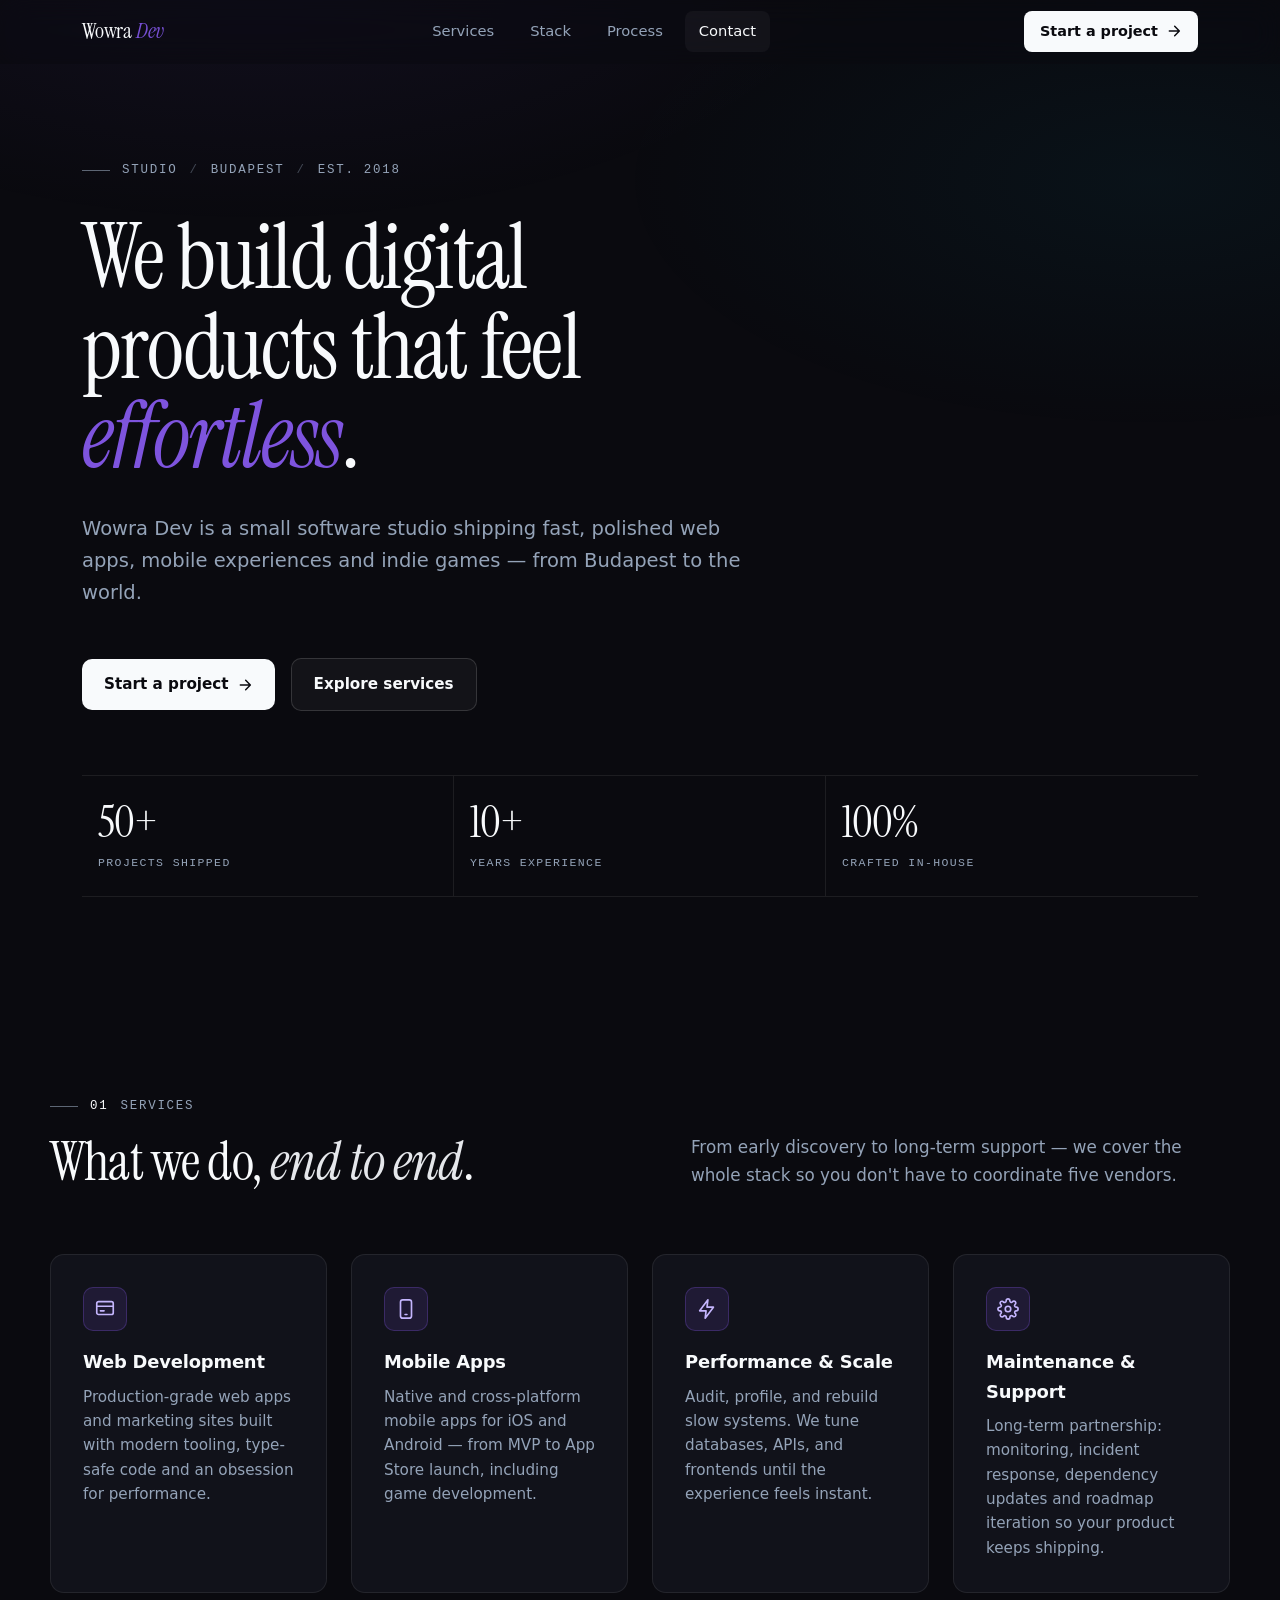
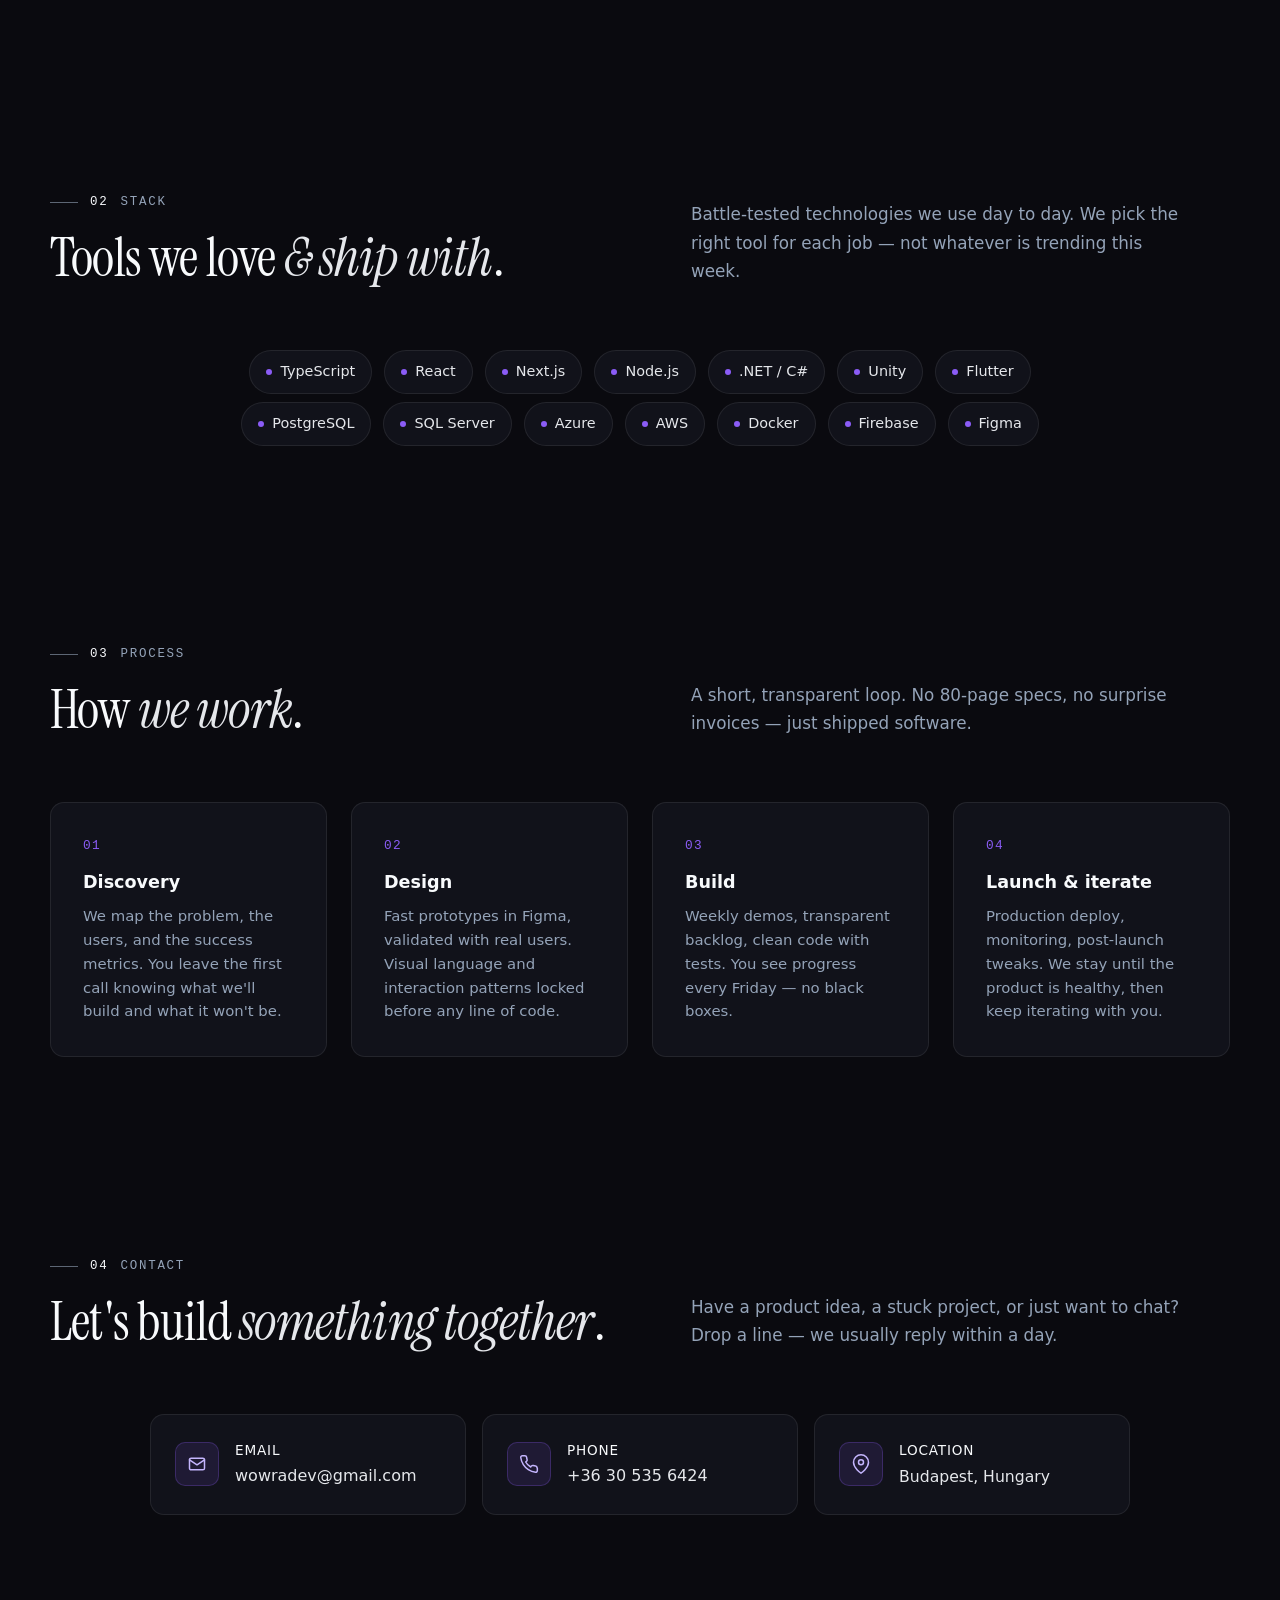
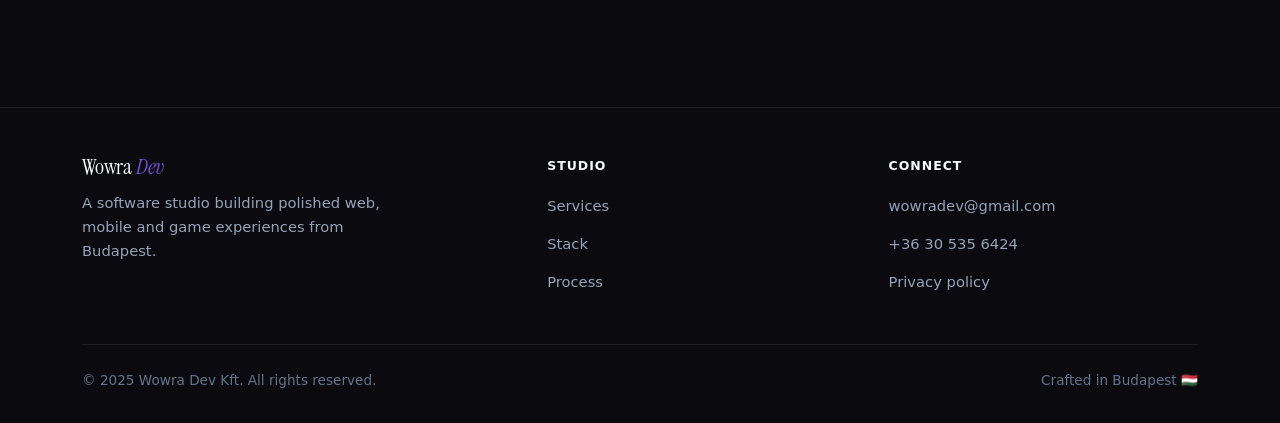
<file: index.html>
<!DOCTYPE html>
<html lang="en">
<head>
    <meta charset="UTF-8">
    <meta name="viewport" content="width=device-width, initial-scale=1.0">
    <title>Wowra Dev — Software studio building web, mobile & games</title>
    <meta name="description" content="Wowra Dev is a Budapest-based software studio crafting modern web apps, mobile experiences and indie games.">
    <link rel="icon" type="image/svg+xml" href="logo.svg">
    <link rel="preconnect" href="https://fonts.googleapis.com">
    <link rel="preconnect" href="https://fonts.gstatic.com" crossorigin>
    <link rel="stylesheet" href="styles.css">
</head>
<body>
    <div class="bg-grid" aria-hidden="true"></div>

    <header class="nav" id="nav">
        <div class="nav-inner">
            <a href="#top" class="brand" aria-label="Wowra Dev home">
                Wowra <em>Dev</em>
            </a>

            <nav aria-label="Primary">
                <ul class="nav-links" id="navLinks">
                    <li><a href="#services">Services</a></li>
                    <li><a href="#stack">Stack</a></li>
                    <li><a href="#process">Process</a></li>
                    <li><a href="#contact">Contact</a></li>
                </ul>
            </nav>

            <a class="nav-cta" href="#contact">
                Start a project
                <svg class="btn-icon" viewBox="0 0 24 24" fill="none" stroke="currentColor" stroke-width="2.2" stroke-linecap="round" stroke-linejoin="round" aria-hidden="true"><path d="M5 12h14M13 5l7 7-7 7"/></svg>
            </a>

            <button class="nav-toggle" id="navToggle" aria-label="Toggle navigation" aria-expanded="false" aria-controls="navLinks">
                <svg viewBox="0 0 24 24" fill="none" stroke="currentColor" stroke-width="2" stroke-linecap="round" stroke-linejoin="round" width="22" height="22" aria-hidden="true"><line x1="4" y1="7" x2="20" y2="7"/><line x1="4" y1="12" x2="20" y2="12"/><line x1="4" y1="17" x2="20" y2="17"/></svg>
            </button>
        </div>
    </header>

    <main id="top">
        <!-- ============ Hero ============ -->
        <section class="hero container">
            <p class="hero-meta reveal">
                <span>Studio</span>
                <span class="sep">/</span>
                <span>Budapest</span>
                <span class="sep">/</span>
                <span>Est. 2018</span>
            </p>
            <h1 class="reveal reveal-delay-1">
                We build digital<br>
                products that feel <em>effortless</em>.
            </h1>
            <p class="hero-sub reveal reveal-delay-2">
                Wowra Dev is a small software studio shipping fast, polished web apps,
                mobile experiences and indie games — from Budapest to the world.
            </p>
            <div class="hero-cta reveal reveal-delay-3">
                <a class="btn btn-primary" href="#contact">
                    Start a project
                    <svg class="btn-icon" viewBox="0 0 24 24" fill="none" stroke="currentColor" stroke-width="2.2" stroke-linecap="round" stroke-linejoin="round" aria-hidden="true"><path d="M5 12h14M13 5l7 7-7 7"/></svg>
                </a>
                <a class="btn btn-ghost" href="#services">Explore services</a>
            </div>

            <div class="hero-stats reveal reveal-delay-4">
                <div class="hero-stat">
                    <span class="n" data-count="50" data-suffix="+">0</span>
                    <span class="l">Projects shipped</span>
                </div>
                <div class="hero-stat">
                    <span class="n" data-count="10" data-suffix="+">0</span>
                    <span class="l">Years experience</span>
                </div>
                <div class="hero-stat">
                    <span class="n" data-count="100" data-suffix="%">0</span>
                    <span class="l">Crafted in-house</span>
                </div>
            </div>
        </section>

        <!-- ============ Services ============ -->
        <section class="section container" id="services">
            <div class="section-head reveal">
                <div>
                    <span class="section-label"><span class="num">01</span><span>Services</span></span>
                    <h2>What we do, <em>end&nbsp;to&nbsp;end</em>.</h2>
                </div>
                <p>From early discovery to long-term support — we cover the whole stack so you don't have to coordinate five vendors.</p>
            </div>

            <div class="services-grid">
                <article class="card reveal">
                    <div class="card-icon">
                        <svg viewBox="0 0 24 24" fill="none" stroke="currentColor" stroke-width="1.8" stroke-linecap="round" stroke-linejoin="round" aria-hidden="true">
                            <rect x="3" y="4" width="18" height="14" rx="2"/>
                            <path d="M3 9h18M7 14h4"/>
                        </svg>
                    </div>
                    <h3>Web Development</h3>
                    <p>Production-grade web apps and marketing sites built with modern tooling, type-safe code and an obsession for performance.</p>
                </article>

                <article class="card reveal reveal-delay-1">
                    <div class="card-icon">
                        <svg viewBox="0 0 24 24" fill="none" stroke="currentColor" stroke-width="1.8" stroke-linecap="round" stroke-linejoin="round" aria-hidden="true">
                            <rect x="6" y="2" width="12" height="20" rx="2.5"/>
                            <path d="M11 18h2"/>
                        </svg>
                    </div>
                    <h3>Mobile Apps</h3>
                    <p>Native and cross-platform mobile apps for iOS and Android — from MVP to App Store launch, including game development.</p>
                </article>

                <article class="card reveal reveal-delay-2">
                    <div class="card-icon">
                        <svg viewBox="0 0 24 24" fill="none" stroke="currentColor" stroke-width="1.8" stroke-linecap="round" stroke-linejoin="round" aria-hidden="true">
                            <path d="M13 2 4 14h7l-1 8 9-12h-7l1-8z"/>
                        </svg>
                    </div>
                    <h3>Performance &amp; Scale</h3>
                    <p>Audit, profile, and rebuild slow systems. We tune databases, APIs, and frontends until the experience feels instant.</p>
                </article>

                <article class="card reveal reveal-delay-3">
                    <div class="card-icon">
                        <svg viewBox="0 0 24 24" fill="none" stroke="currentColor" stroke-width="1.8" stroke-linecap="round" stroke-linejoin="round" aria-hidden="true">
                            <circle cx="12" cy="12" r="3"/>
                            <path d="M19.4 15a1.7 1.7 0 0 0 .3 1.8l.1.1a2 2 0 1 1-2.8 2.8l-.1-.1a1.7 1.7 0 0 0-1.8-.3 1.7 1.7 0 0 0-1 1.5V21a2 2 0 1 1-4 0v-.1a1.7 1.7 0 0 0-1.1-1.5 1.7 1.7 0 0 0-1.8.3l-.1.1a2 2 0 1 1-2.8-2.8l.1-.1a1.7 1.7 0 0 0 .3-1.8 1.7 1.7 0 0 0-1.5-1H3a2 2 0 1 1 0-4h.1a1.7 1.7 0 0 0 1.5-1.1 1.7 1.7 0 0 0-.3-1.8l-.1-.1a2 2 0 1 1 2.8-2.8l.1.1a1.7 1.7 0 0 0 1.8.3H9a1.7 1.7 0 0 0 1-1.5V3a2 2 0 1 1 4 0v.1a1.7 1.7 0 0 0 1 1.5 1.7 1.7 0 0 0 1.8-.3l.1-.1a2 2 0 1 1 2.8 2.8l-.1.1a1.7 1.7 0 0 0-.3 1.8V9a1.7 1.7 0 0 0 1.5 1H21a2 2 0 1 1 0 4h-.1a1.7 1.7 0 0 0-1.5 1z"/>
                        </svg>
                    </div>
                    <h3>Maintenance &amp; Support</h3>
                    <p>Long-term partnership: monitoring, incident response, dependency updates and roadmap iteration so your product keeps shipping.</p>
                </article>
            </div>
        </section>

        <!-- ============ Tech stack ============ -->
        <section class="section container" id="stack">
            <div class="section-head reveal">
                <div>
                    <span class="section-label"><span class="num">02</span><span>Stack</span></span>
                    <h2>Tools we love <em>&amp; ship with</em>.</h2>
                </div>
                <p>Battle-tested technologies we use day to day. We pick the right tool for each job — not whatever is trending this week.</p>
            </div>

            <div class="tech-strip reveal">
                <span class="badge"><span class="badge-dot"></span>TypeScript</span>
                <span class="badge"><span class="badge-dot"></span>React</span>
                <span class="badge"><span class="badge-dot"></span>Next.js</span>
                <span class="badge"><span class="badge-dot"></span>Node.js</span>
                <span class="badge"><span class="badge-dot"></span>.NET / C#</span>
                <span class="badge"><span class="badge-dot"></span>Unity</span>
                <span class="badge"><span class="badge-dot"></span>Flutter</span>
                <span class="badge"><span class="badge-dot"></span>PostgreSQL</span>
                <span class="badge"><span class="badge-dot"></span>SQL Server</span>
                <span class="badge"><span class="badge-dot"></span>Azure</span>
                <span class="badge"><span class="badge-dot"></span>AWS</span>
                <span class="badge"><span class="badge-dot"></span>Docker</span>
                <span class="badge"><span class="badge-dot"></span>Firebase</span>
                <span class="badge"><span class="badge-dot"></span>Figma</span>
            </div>
        </section>

        <!-- ============ Process ============ -->
        <section class="section container" id="process">
            <div class="section-head reveal">
                <div>
                    <span class="section-label"><span class="num">03</span><span>Process</span></span>
                    <h2>How <em>we work</em>.</h2>
                </div>
                <p>A short, transparent loop. No 80-page specs, no surprise invoices — just shipped software.</p>
            </div>

            <div class="process-grid">
                <article class="step reveal">
                    <h3>Discovery</h3>
                    <p>We map the problem, the users, and the success metrics. You leave the first call knowing what we'll build and what it won't be.</p>
                </article>
                <article class="step reveal reveal-delay-1">
                    <h3>Design</h3>
                    <p>Fast prototypes in Figma, validated with real users. Visual language and interaction patterns locked before any line of code.</p>
                </article>
                <article class="step reveal reveal-delay-2">
                    <h3>Build</h3>
                    <p>Weekly demos, transparent backlog, clean code with tests. You see progress every Friday — no black boxes.</p>
                </article>
                <article class="step reveal reveal-delay-3">
                    <h3>Launch &amp; iterate</h3>
                    <p>Production deploy, monitoring, post-launch tweaks. We stay until the product is healthy, then keep iterating with you.</p>
                </article>
            </div>
        </section>

        <!-- ============ Contact ============ -->
        <section class="section container" id="contact">
            <div class="section-head reveal">
                <div>
                    <span class="section-label"><span class="num">04</span><span>Contact</span></span>
                    <h2>Let's build <em>something together</em>.</h2>
                </div>
                <p>Have a product idea, a stuck project, or just want to chat? Drop a line — we usually reply within a day.</p>
            </div>

            <div class="contact-grid">
                <a class="contact-card reveal" href="mailto:wowradev@gmail.com">
                    <div class="contact-card-icon">
                        <svg viewBox="0 0 24 24" fill="none" stroke="currentColor" stroke-width="1.8" stroke-linecap="round" stroke-linejoin="round" aria-hidden="true">
                            <rect x="3" y="5" width="18" height="14" rx="2"/>
                            <path d="m3 7 9 6 9-6"/>
                        </svg>
                    </div>
                    <div>
                        <h4>Email</h4>
                        <span>wowradev@gmail.com</span>
                    </div>
                </a>

                <a class="contact-card reveal reveal-delay-1" href="tel:+36305356424">
                    <div class="contact-card-icon">
                        <svg viewBox="0 0 24 24" fill="none" stroke="currentColor" stroke-width="1.8" stroke-linecap="round" stroke-linejoin="round" aria-hidden="true">
                            <path d="M22 16.9v3a2 2 0 0 1-2.2 2 19.8 19.8 0 0 1-8.6-3.1 19.5 19.5 0 0 1-6-6A19.8 19.8 0 0 1 2.1 4.2 2 2 0 0 1 4.1 2h3a2 2 0 0 1 2 1.7c.1 1 .3 1.9.6 2.8a2 2 0 0 1-.5 2.1L8 9.6a16 16 0 0 0 6 6l1-1.3a2 2 0 0 1 2.1-.5c.9.3 1.8.5 2.8.6a2 2 0 0 1 1.7 2z"/>
                        </svg>
                    </div>
                    <div>
                        <h4>Phone</h4>
                        <span>+36 30 535 6424</span>
                    </div>
                </a>

                <div class="contact-card reveal reveal-delay-2">
                    <div class="contact-card-icon">
                        <svg viewBox="0 0 24 24" fill="none" stroke="currentColor" stroke-width="1.8" stroke-linecap="round" stroke-linejoin="round" aria-hidden="true">
                            <path d="M21 10c0 7-9 13-9 13S3 17 3 10a9 9 0 1 1 18 0z"/>
                            <circle cx="12" cy="10" r="3"/>
                        </svg>
                    </div>
                    <div>
                        <h4>Location</h4>
                        <p>Budapest, Hungary</p>
                    </div>
                </div>
            </div>
        </section>
    </main>

    <footer class="footer">
        <div class="container">
            <div class="footer-grid">
                <div class="footer-brand">
                    <a href="#top" class="brand">
                        Wowra <em>Dev</em>
                    </a>
                    <p>A software studio building polished web, mobile and game experiences from Budapest.</p>
                </div>
                <div class="footer-col">
                    <h5>Studio</h5>
                    <ul>
                        <li><a href="#services">Services</a></li>
                        <li><a href="#stack">Stack</a></li>
                        <li><a href="#process">Process</a></li>
                    </ul>
                </div>
                <div class="footer-col">
                    <h5>Connect</h5>
                    <ul>
                        <li><a href="mailto:wowradev@gmail.com">wowradev@gmail.com</a></li>
                        <li><a href="tel:+36305356424">+36 30 535 6424</a></li>
                        <li><a href="privacy/">Privacy policy</a></li>
                    </ul>
                </div>
            </div>
            <div class="footer-bottom">
                <span>&copy; 2025 Wowra Dev Kft. All rights reserved.</span>
                <span>Crafted in Budapest 🇭🇺</span>
            </div>
        </div>
    </footer>

    <script src="script.js" defer></script>
</body>
</html>
</file>
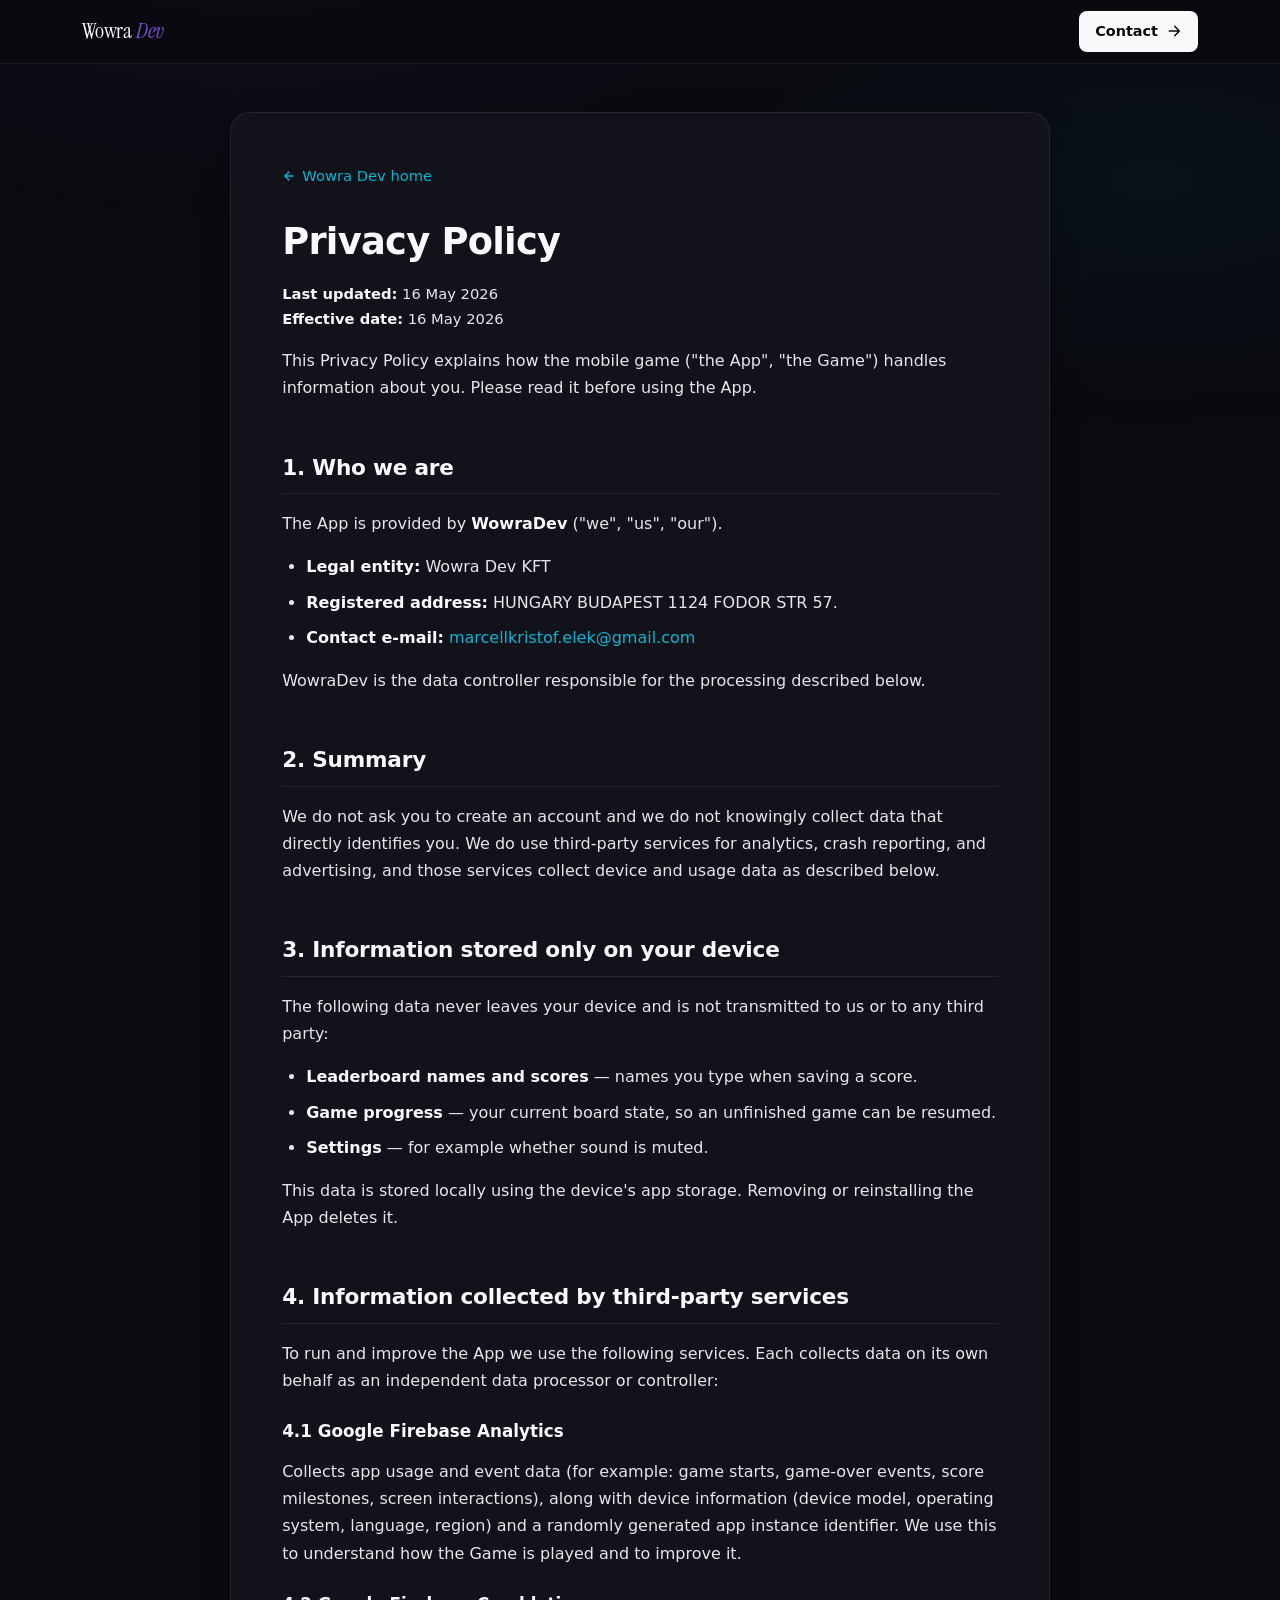
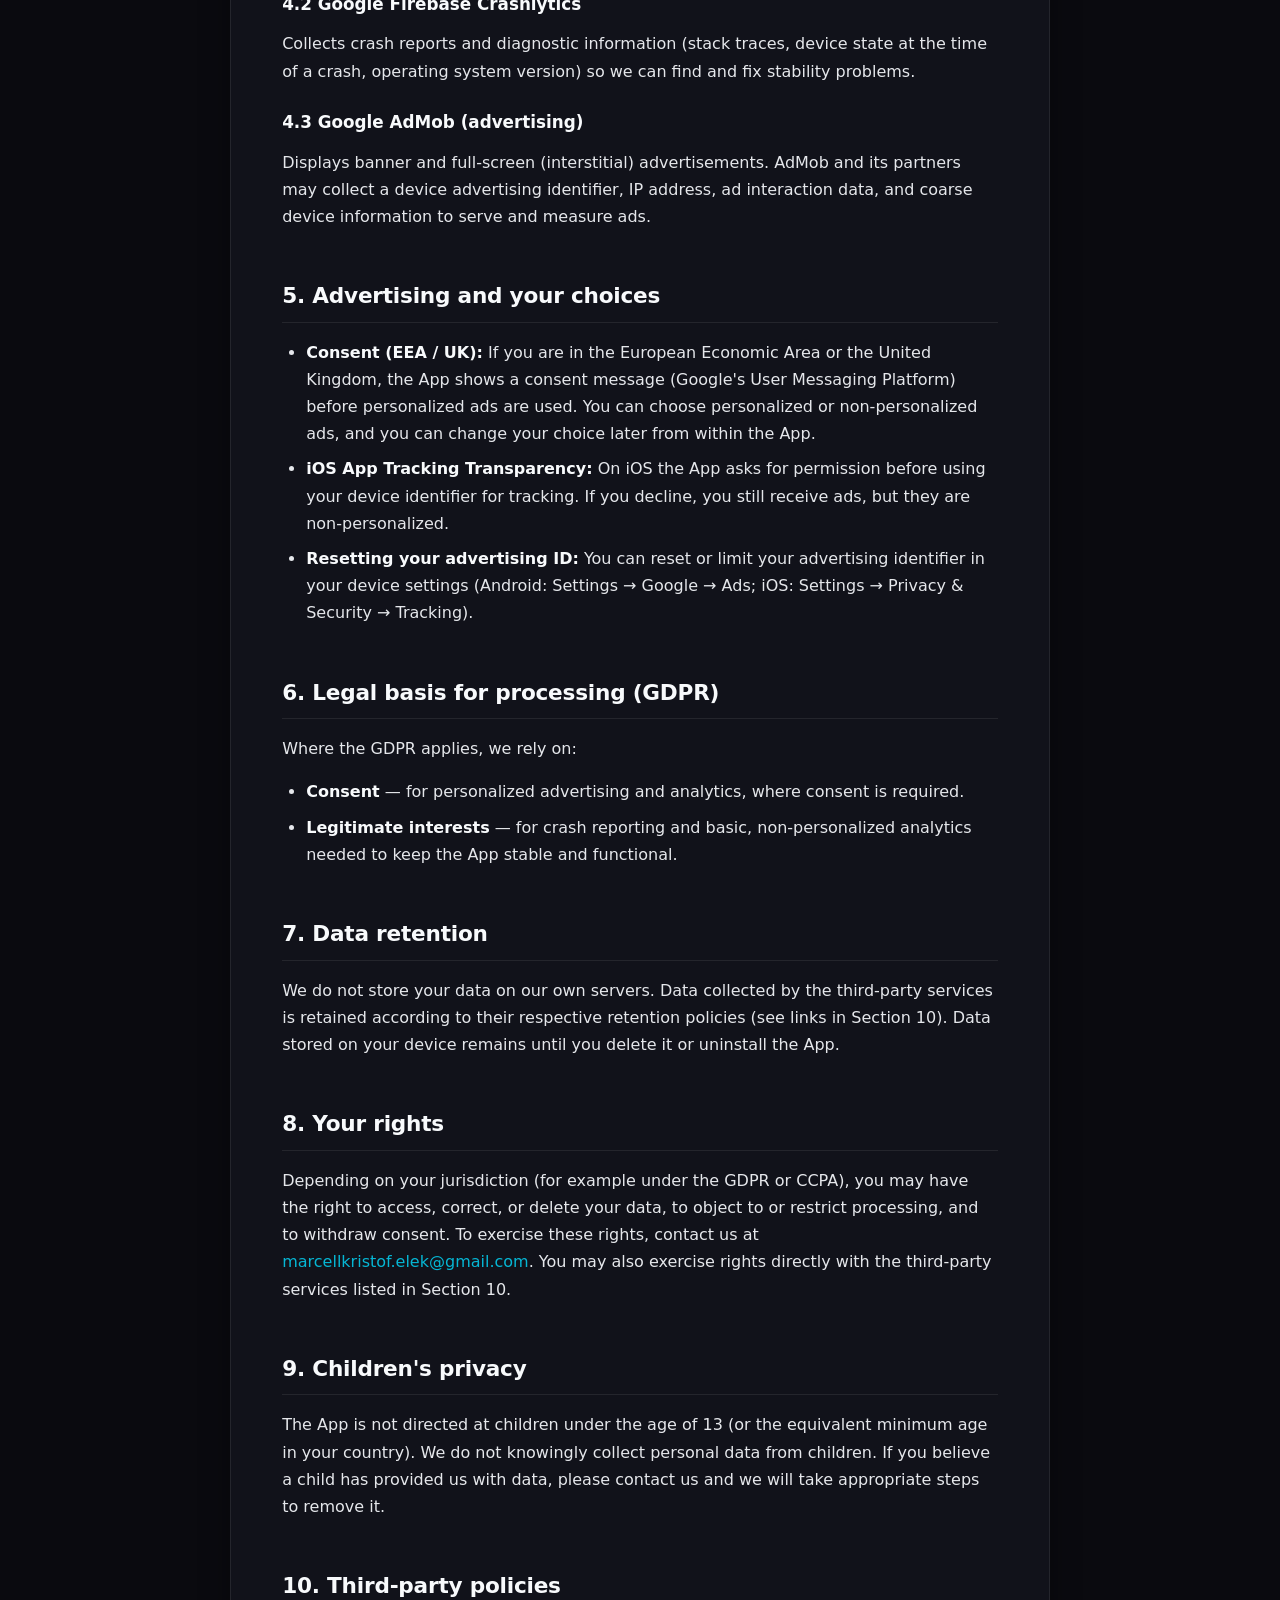
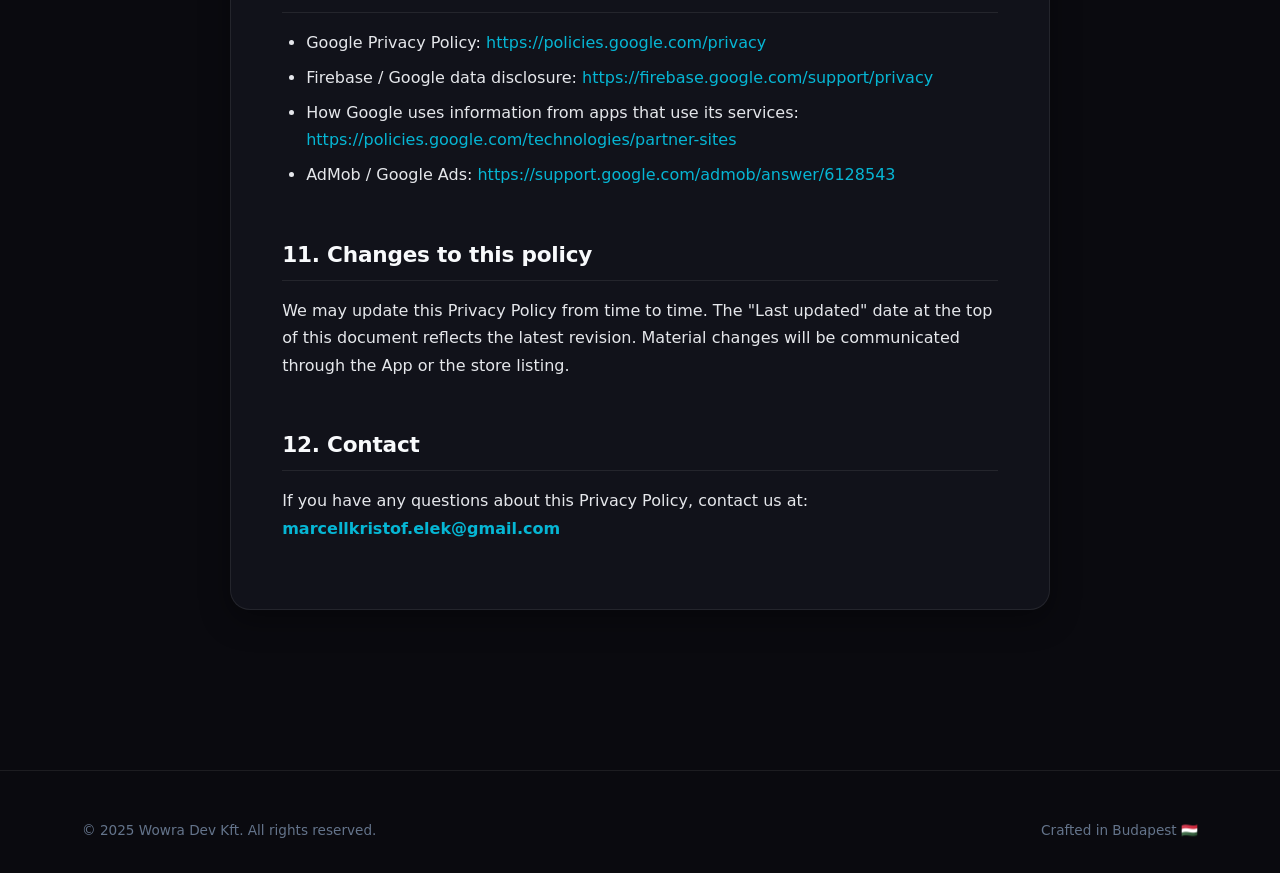
<file: privacy/index.html>
<!DOCTYPE html>
<html lang="en">
<head>
    <meta charset="UTF-8">
    <meta name="viewport" content="width=device-width, initial-scale=1.0">
    <title>Privacy Policy | Wowra Dev</title>
    <meta name="description" content="Privacy Policy">
    <link rel="preconnect" href="https://fonts.googleapis.com">
    <link rel="preconnect" href="https://fonts.gstatic.com" crossorigin>
    <link rel="stylesheet" href="../styles.css">
</head>
<body>
    <div class="bg-grid" aria-hidden="true"></div>

    <header class="nav scrolled" id="nav">
        <div class="nav-inner">
            <a href="../" class="brand" aria-label="Wowra Dev home">
                Wowra <em>Dev</em>
            </a>
            <a class="nav-cta" href="../#contact">
                Contact
                <svg class="btn-icon" viewBox="0 0 24 24" fill="none" stroke="currentColor" stroke-width="2.2" stroke-linecap="round" stroke-linejoin="round" aria-hidden="true"><path d="M5 12h14M13 5l7 7-7 7"/></svg>
            </a>
        </div>
    </header>

    <main class="legal-wrap container">
        <article class="legal">
            <a href="../" class="back-link">
                <svg width="14" height="14" viewBox="0 0 24 24" fill="none" stroke="currentColor" stroke-width="2.4" stroke-linecap="round" stroke-linejoin="round" aria-hidden="true"><path d="M19 12H5M12 19l-7-7 7-7"/></svg>
                Wowra Dev home
            </a>

            <h1>Privacy Policy</h1>
            <p class="policy-meta">
                <span><strong>Last updated:</strong> 16 May 2026</span>
                <span><strong>Effective date:</strong> 16 May 2026</span>
            </p>

            <p>This Privacy Policy explains how the mobile game ("the App", "the Game") handles information about you. Please read it before using the App.</p>

            <section>
                <h2>1. Who we are</h2>
                <p>The App is provided by <strong>WowraDev</strong> ("we", "us", "our").</p>
                <ul>
                    <li><strong>Legal entity:</strong> Wowra Dev KFT</li>
                    <li><strong>Registered address:</strong> HUNGARY BUDAPEST 1124 FODOR STR 57.</li>
                    <li><strong>Contact e-mail:</strong> <a href="mailto:marcellkristof.elek@gmail.com">marcellkristof.elek@gmail.com</a></li>
                </ul>
                <p>WowraDev is the data controller responsible for the processing described below.</p>
            </section>

            <section>
                <h2>2. Summary</h2>
                <p>We do not ask you to create an account and we do not knowingly collect data that directly identifies you. We do use third-party services for analytics, crash reporting, and advertising, and those services collect device and usage data as described below.</p>
            </section>

            <section>
                <h2>3. Information stored only on your device</h2>
                <p>The following data never leaves your device and is not transmitted to us or to any third party:</p>
                <ul>
                    <li><strong>Leaderboard names and scores</strong> — names you type when saving a score.</li>
                    <li><strong>Game progress</strong> — your current board state, so an unfinished game can be resumed.</li>
                    <li><strong>Settings</strong> — for example whether sound is muted.</li>
                </ul>
                <p>This data is stored locally using the device's app storage. Removing or reinstalling the App deletes it.</p>
            </section>

            <section>
                <h2>4. Information collected by third-party services</h2>
                <p>To run and improve the App we use the following services. Each collects data on its own behalf as an independent data processor or controller:</p>

                <h3>4.1 Google Firebase Analytics</h3>
                <p>Collects app usage and event data (for example: game starts, game-over events, score milestones, screen interactions), along with device information (device model, operating system, language, region) and a randomly generated app instance identifier. We use this to understand how the Game is played and to improve it.</p>

                <h3>4.2 Google Firebase Crashlytics</h3>
                <p>Collects crash reports and diagnostic information (stack traces, device state at the time of a crash, operating system version) so we can find and fix stability problems.</p>

                <h3>4.3 Google AdMob (advertising)</h3>
                <p>Displays banner and full-screen (interstitial) advertisements. AdMob and its partners may collect a device advertising identifier, IP address, ad interaction data, and coarse device information to serve and measure ads.</p>
            </section>

            <section>
                <h2>5. Advertising and your choices</h2>
                <ul>
                    <li><strong>Consent (EEA / UK):</strong> If you are in the European Economic Area or the United Kingdom, the App shows a consent message (Google's User Messaging Platform) before personalized ads are used. You can choose personalized or non-personalized ads, and you can change your choice later from within the App.</li>
                    <li><strong>iOS App Tracking Transparency:</strong> On iOS the App asks for permission before using your device identifier for tracking. If you decline, you still receive ads, but they are non-personalized.</li>
                    <li><strong>Resetting your advertising ID:</strong> You can reset or limit your advertising identifier in your device settings (Android: Settings → Google → Ads; iOS: Settings → Privacy &amp; Security → Tracking).</li>
                </ul>
            </section>

            <section>
                <h2>6. Legal basis for processing (GDPR)</h2>
                <p>Where the GDPR applies, we rely on:</p>
                <ul>
                    <li><strong>Consent</strong> — for personalized advertising and analytics, where consent is required.</li>
                    <li><strong>Legitimate interests</strong> — for crash reporting and basic, non-personalized analytics needed to keep the App stable and functional.</li>
                </ul>
            </section>

            <section>
                <h2>7. Data retention</h2>
                <p>We do not store your data on our own servers. Data collected by the third-party services is retained according to their respective retention policies (see links in Section 10). Data stored on your device remains until you delete it or uninstall the App.</p>
            </section>

            <section>
                <h2>8. Your rights</h2>
                <p>Depending on your jurisdiction (for example under the GDPR or CCPA), you may have the right to access, correct, or delete your data, to object to or restrict processing, and to withdraw consent. To exercise these rights, contact us at <a href="mailto:marcellkristof.elek@gmail.com">marcellkristof.elek@gmail.com</a>. You may also exercise rights directly with the third-party services listed in Section 10.</p>
            </section>

            <section>
                <h2>9. Children's privacy</h2>
                <p>The App is not directed at children under the age of 13 (or the equivalent minimum age in your country). We do not knowingly collect personal data from children. If you believe a child has provided us with data, please contact us and we will take appropriate steps to remove it.</p>
            </section>

            <section>
                <h2>10. Third-party policies</h2>
                <ul>
                    <li>Google Privacy Policy: <a href="https://policies.google.com/privacy" target="_blank" rel="noopener">https://policies.google.com/privacy</a></li>
                    <li>Firebase / Google data disclosure: <a href="https://firebase.google.com/support/privacy" target="_blank" rel="noopener">https://firebase.google.com/support/privacy</a></li>
                    <li>How Google uses information from apps that use its services: <a href="https://policies.google.com/technologies/partner-sites" target="_blank" rel="noopener">https://policies.google.com/technologies/partner-sites</a></li>
                    <li>AdMob / Google Ads: <a href="https://support.google.com/admob/answer/6128543" target="_blank" rel="noopener">https://support.google.com/admob/answer/6128543</a></li>
                </ul>
            </section>

            <section>
                <h2>11. Changes to this policy</h2>
                <p>We may update this Privacy Policy from time to time. The "Last updated" date at the top of this document reflects the latest revision. Material changes will be communicated through the App or the store listing.</p>
            </section>

            <section>
                <h2>12. Contact</h2>
                <p>If you have any questions about this Privacy Policy, contact us at:<br>
                <strong><a href="mailto:marcellkristof.elek@gmail.com">marcellkristof.elek@gmail.com</a></strong></p>
            </section>
        </article>
    </main>

    <footer class="footer">
        <div class="container">
            <div class="footer-bottom" style="border: 0; padding-top: 0;">
                <span>&copy; 2025 Wowra Dev Kft. All rights reserved.</span>
                <span>Crafted in Budapest 🇭🇺</span>
            </div>
        </div>
    </footer>
</body>
</html>
</file>
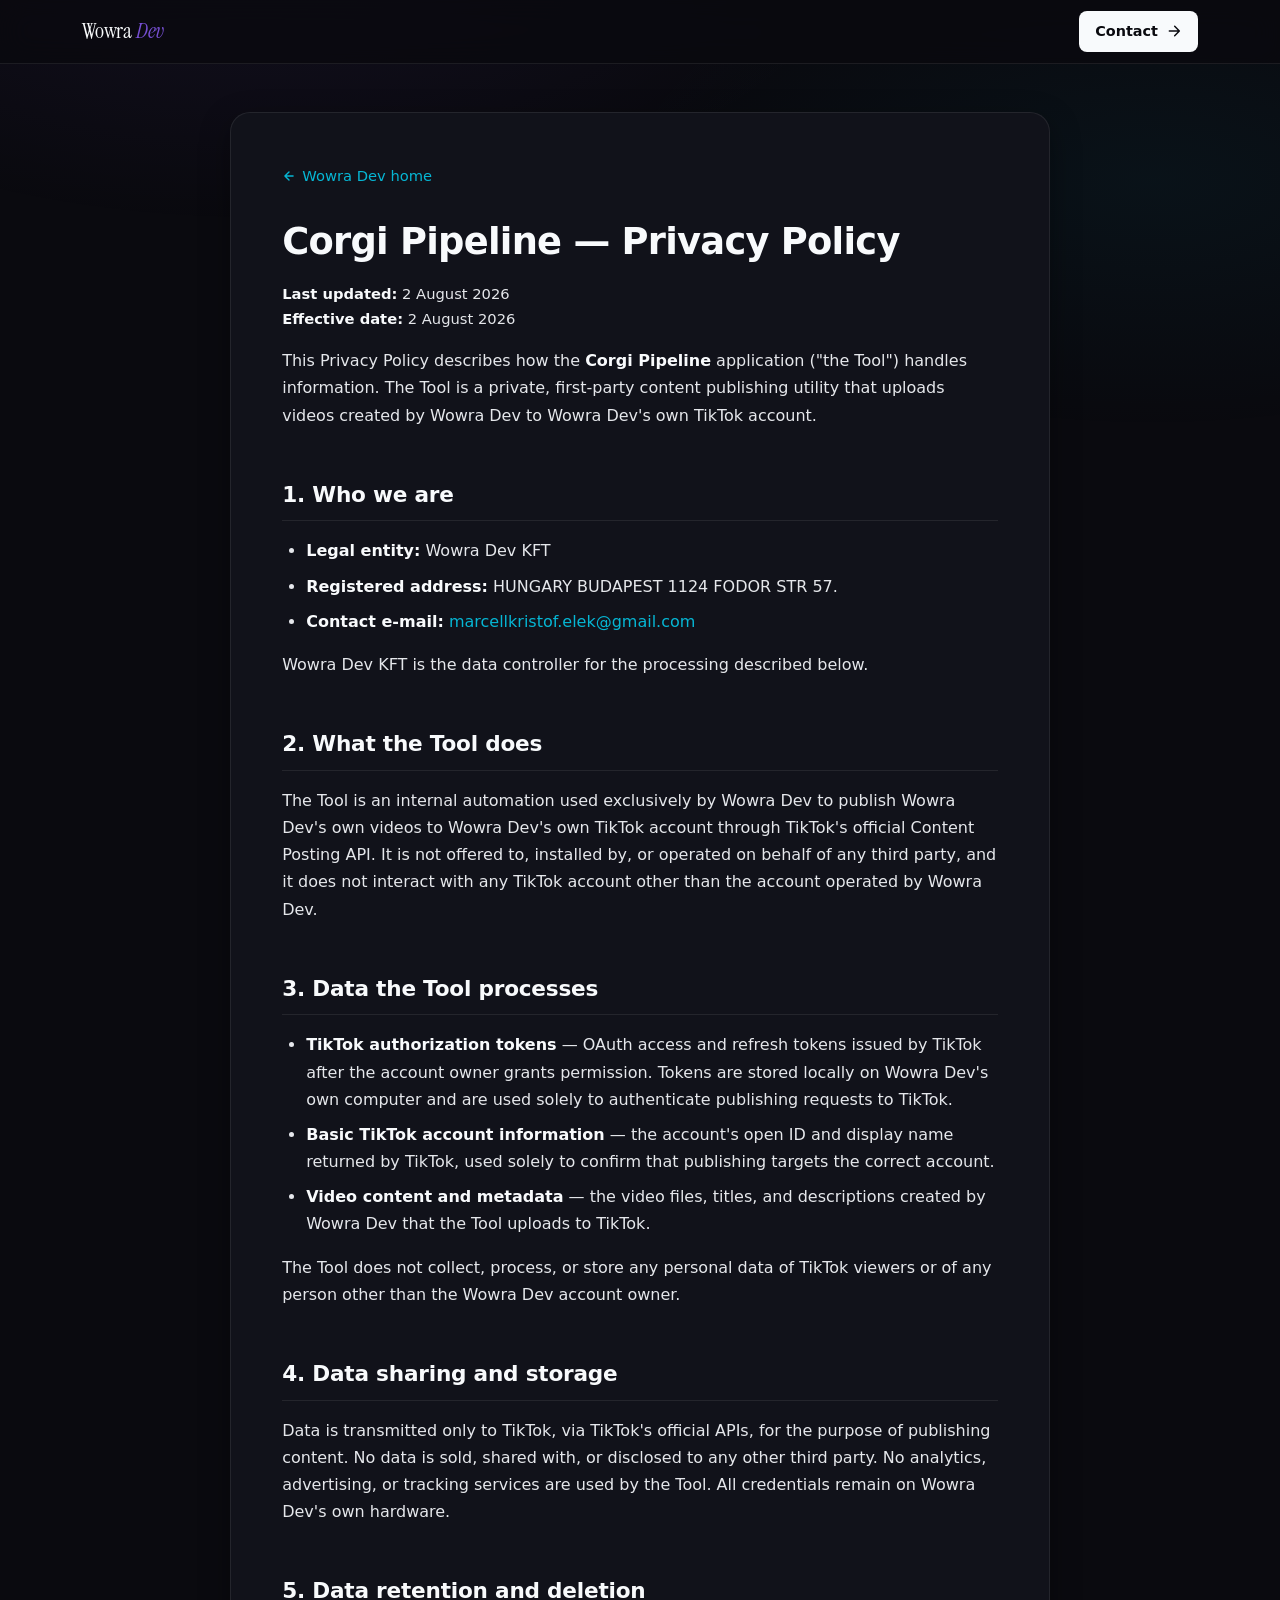
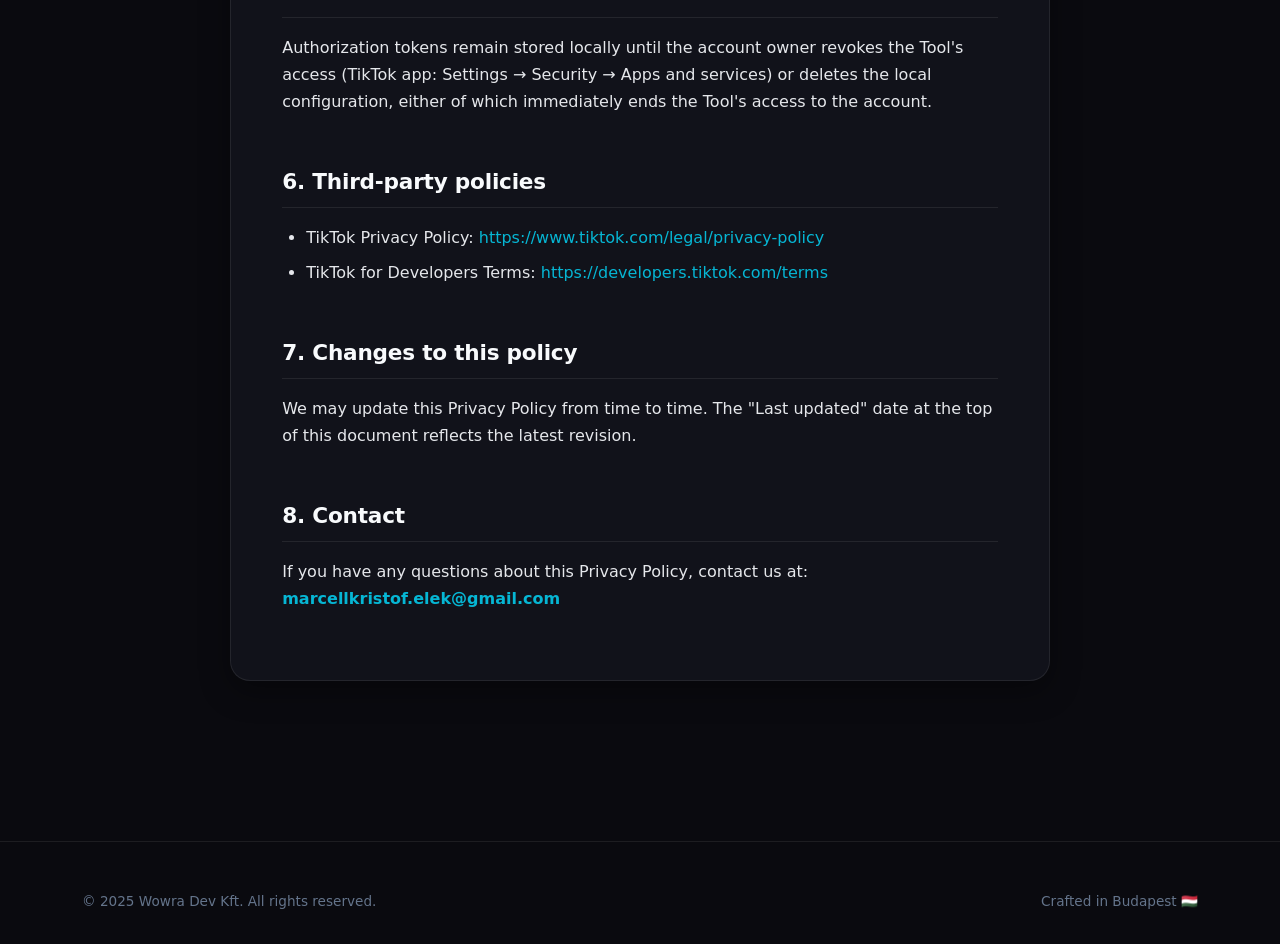
<file: corgi-pipeline/privacy/index.html>
<!DOCTYPE html>
<html lang="en">
<head>
    <meta charset="UTF-8">
    <meta name="viewport" content="width=device-width, initial-scale=1.0">
    <title>Corgi Pipeline — Privacy Policy | Wowra Dev</title>
    <meta name="description" content="Privacy Policy for the Corgi Pipeline TikTok publishing tool">
    <link rel="preconnect" href="https://fonts.googleapis.com">
    <link rel="preconnect" href="https://fonts.gstatic.com" crossorigin>
    <link rel="stylesheet" href="../../styles.css">
</head>
<body>
    <div class="bg-grid" aria-hidden="true"></div>

    <header class="nav scrolled" id="nav">
        <div class="nav-inner">
            <a href="../../" class="brand" aria-label="Wowra Dev home">
                Wowra <em>Dev</em>
            </a>
            <a class="nav-cta" href="../../#contact">
                Contact
                <svg class="btn-icon" viewBox="0 0 24 24" fill="none" stroke="currentColor" stroke-width="2.2" stroke-linecap="round" stroke-linejoin="round" aria-hidden="true"><path d="M5 12h14M13 5l7 7-7 7"/></svg>
            </a>
        </div>
    </header>

    <main class="legal-wrap container">
        <article class="legal">
            <a href="../../" class="back-link">
                <svg width="14" height="14" viewBox="0 0 24 24" fill="none" stroke="currentColor" stroke-width="2.4" stroke-linecap="round" stroke-linejoin="round" aria-hidden="true"><path d="M19 12H5M12 19l-7-7 7-7"/></svg>
                Wowra Dev home
            </a>

            <h1>Corgi Pipeline — Privacy Policy</h1>
            <p class="policy-meta">
                <span><strong>Last updated:</strong> 2 August 2026</span>
                <span><strong>Effective date:</strong> 2 August 2026</span>
            </p>

            <p>This Privacy Policy describes how the <strong>Corgi Pipeline</strong> application ("the Tool") handles information. The Tool is a private, first-party content publishing utility that uploads videos created by Wowra Dev to Wowra Dev's own TikTok account.</p>

            <section>
                <h2>1. Who we are</h2>
                <ul>
                    <li><strong>Legal entity:</strong> Wowra Dev KFT</li>
                    <li><strong>Registered address:</strong> HUNGARY BUDAPEST 1124 FODOR STR 57.</li>
                    <li><strong>Contact e-mail:</strong> <a href="mailto:marcellkristof.elek@gmail.com">marcellkristof.elek@gmail.com</a></li>
                </ul>
                <p>Wowra Dev KFT is the data controller for the processing described below.</p>
            </section>

            <section>
                <h2>2. What the Tool does</h2>
                <p>The Tool is an internal automation used exclusively by Wowra Dev to publish Wowra Dev's own videos to Wowra Dev's own TikTok account through TikTok's official Content Posting API. It is not offered to, installed by, or operated on behalf of any third party, and it does not interact with any TikTok account other than the account operated by Wowra Dev.</p>
            </section>

            <section>
                <h2>3. Data the Tool processes</h2>
                <ul>
                    <li><strong>TikTok authorization tokens</strong> — OAuth access and refresh tokens issued by TikTok after the account owner grants permission. Tokens are stored locally on Wowra Dev's own computer and are used solely to authenticate publishing requests to TikTok.</li>
                    <li><strong>Basic TikTok account information</strong> — the account's open ID and display name returned by TikTok, used solely to confirm that publishing targets the correct account.</li>
                    <li><strong>Video content and metadata</strong> — the video files, titles, and descriptions created by Wowra Dev that the Tool uploads to TikTok.</li>
                </ul>
                <p>The Tool does not collect, process, or store any personal data of TikTok viewers or of any person other than the Wowra Dev account owner.</p>
            </section>

            <section>
                <h2>4. Data sharing and storage</h2>
                <p>Data is transmitted only to TikTok, via TikTok's official APIs, for the purpose of publishing content. No data is sold, shared with, or disclosed to any other third party. No analytics, advertising, or tracking services are used by the Tool. All credentials remain on Wowra Dev's own hardware.</p>
            </section>

            <section>
                <h2>5. Data retention and deletion</h2>
                <p>Authorization tokens remain stored locally until the account owner revokes the Tool's access (TikTok app: Settings → Security → Apps and services) or deletes the local configuration, either of which immediately ends the Tool's access to the account.</p>
            </section>

            <section>
                <h2>6. Third-party policies</h2>
                <ul>
                    <li>TikTok Privacy Policy: <a href="https://www.tiktok.com/legal/privacy-policy" target="_blank" rel="noopener">https://www.tiktok.com/legal/privacy-policy</a></li>
                    <li>TikTok for Developers Terms: <a href="https://developers.tiktok.com/terms" target="_blank" rel="noopener">https://developers.tiktok.com/terms</a></li>
                </ul>
            </section>

            <section>
                <h2>7. Changes to this policy</h2>
                <p>We may update this Privacy Policy from time to time. The "Last updated" date at the top of this document reflects the latest revision.</p>
            </section>

            <section>
                <h2>8. Contact</h2>
                <p>If you have any questions about this Privacy Policy, contact us at:<br>
                <strong><a href="mailto:marcellkristof.elek@gmail.com">marcellkristof.elek@gmail.com</a></strong></p>
            </section>
        </article>
    </main>

    <footer class="footer">
        <div class="container">
            <div class="footer-bottom" style="border: 0; padding-top: 0;">
                <span>&copy; 2025 Wowra Dev Kft. All rights reserved.</span>
                <span>Crafted in Budapest 🇭🇺</span>
            </div>
        </div>
    </footer>
</body>
</html>
</file>
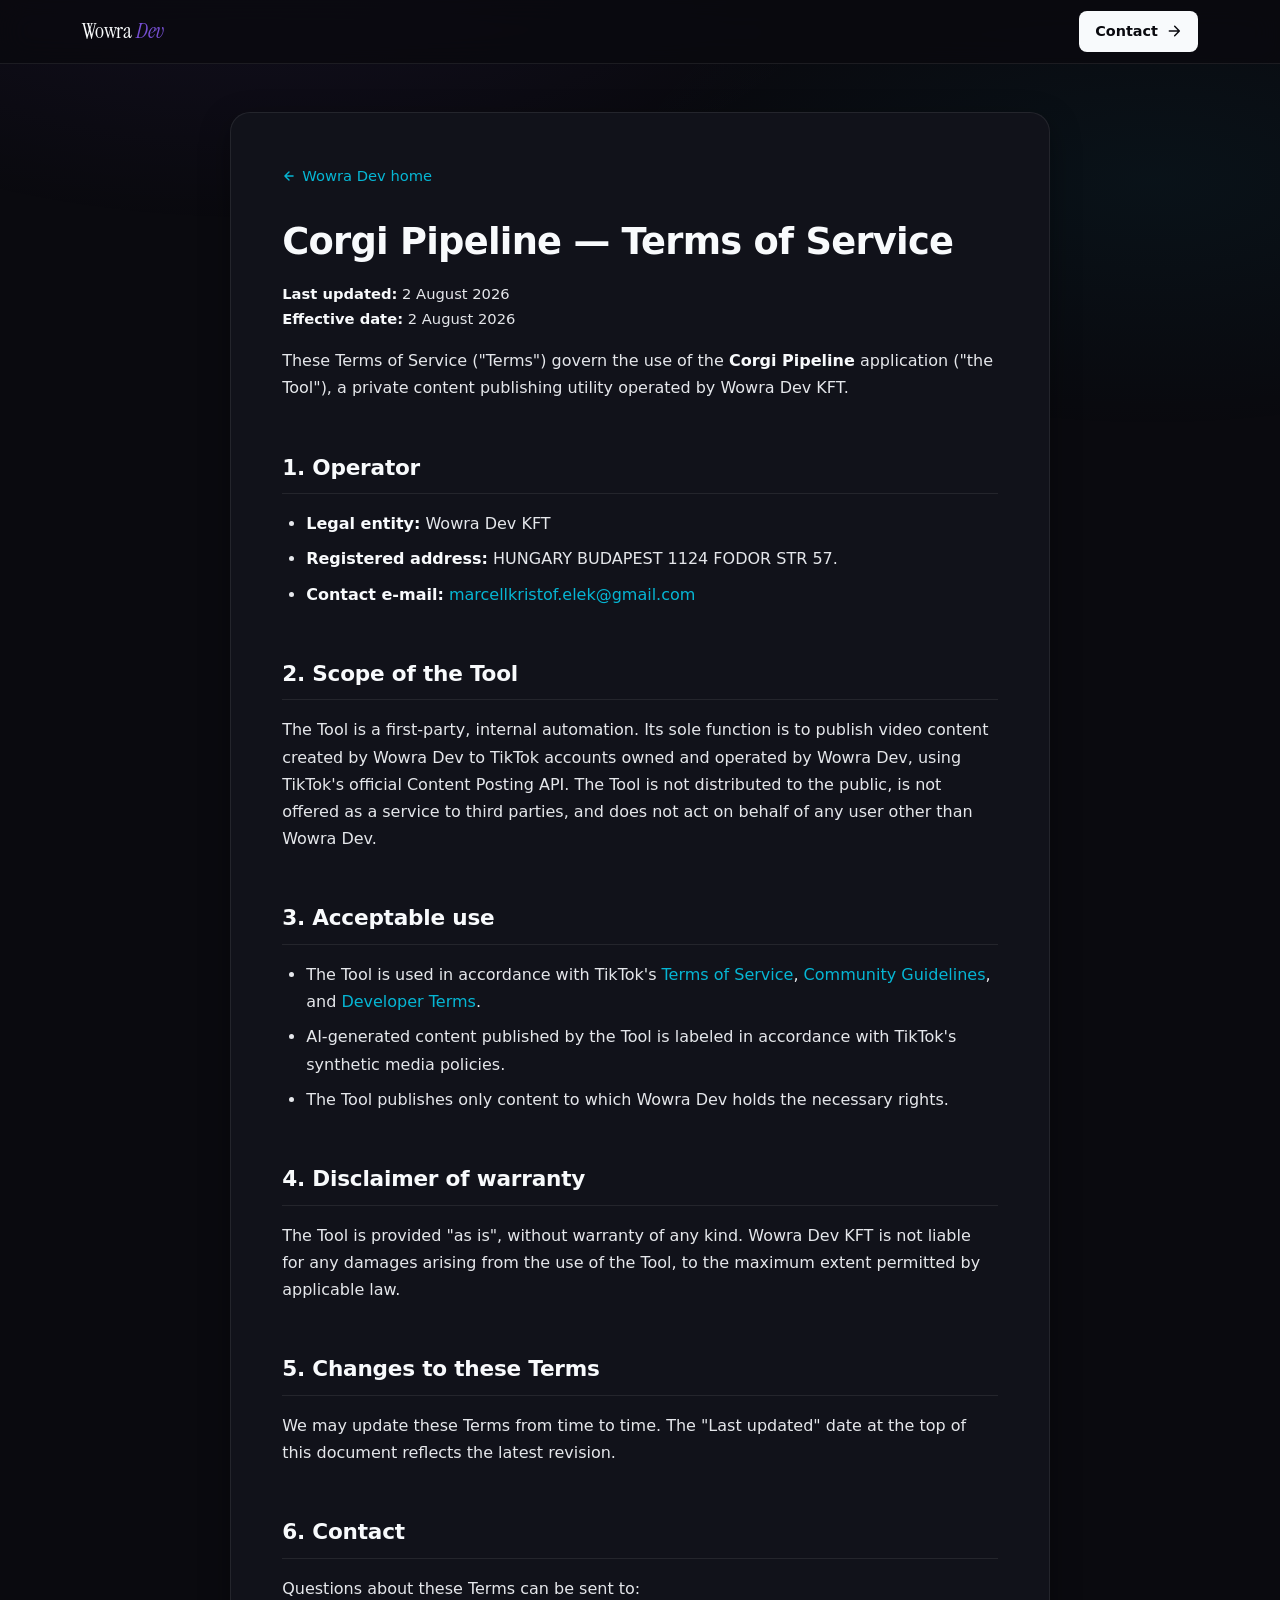
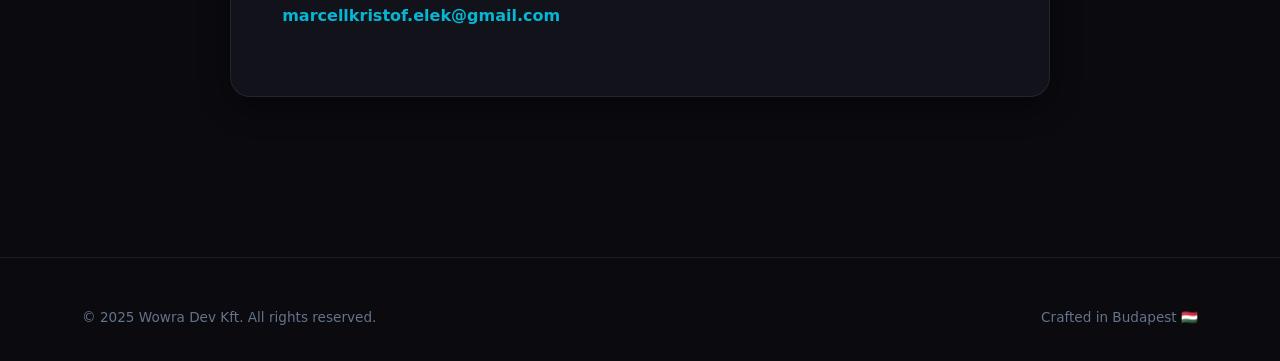
<file: corgi-pipeline/terms/index.html>
<!DOCTYPE html>
<html lang="en">
<head>
    <meta charset="UTF-8">
    <meta name="viewport" content="width=device-width, initial-scale=1.0">
    <title>Corgi Pipeline — Terms of Service | Wowra Dev</title>
    <meta name="description" content="Terms of Service for the Corgi Pipeline TikTok publishing tool">
    <link rel="preconnect" href="https://fonts.googleapis.com">
    <link rel="preconnect" href="https://fonts.gstatic.com" crossorigin>
    <link rel="stylesheet" href="../../styles.css">
</head>
<body>
    <div class="bg-grid" aria-hidden="true"></div>

    <header class="nav scrolled" id="nav">
        <div class="nav-inner">
            <a href="../../" class="brand" aria-label="Wowra Dev home">
                Wowra <em>Dev</em>
            </a>
            <a class="nav-cta" href="../../#contact">
                Contact
                <svg class="btn-icon" viewBox="0 0 24 24" fill="none" stroke="currentColor" stroke-width="2.2" stroke-linecap="round" stroke-linejoin="round" aria-hidden="true"><path d="M5 12h14M13 5l7 7-7 7"/></svg>
            </a>
        </div>
    </header>

    <main class="legal-wrap container">
        <article class="legal">
            <a href="../../" class="back-link">
                <svg width="14" height="14" viewBox="0 0 24 24" fill="none" stroke="currentColor" stroke-width="2.4" stroke-linecap="round" stroke-linejoin="round" aria-hidden="true"><path d="M19 12H5M12 19l-7-7 7-7"/></svg>
                Wowra Dev home
            </a>

            <h1>Corgi Pipeline — Terms of Service</h1>
            <p class="policy-meta">
                <span><strong>Last updated:</strong> 2 August 2026</span>
                <span><strong>Effective date:</strong> 2 August 2026</span>
            </p>

            <p>These Terms of Service ("Terms") govern the use of the <strong>Corgi Pipeline</strong> application ("the Tool"), a private content publishing utility operated by Wowra Dev KFT.</p>

            <section>
                <h2>1. Operator</h2>
                <ul>
                    <li><strong>Legal entity:</strong> Wowra Dev KFT</li>
                    <li><strong>Registered address:</strong> HUNGARY BUDAPEST 1124 FODOR STR 57.</li>
                    <li><strong>Contact e-mail:</strong> <a href="mailto:marcellkristof.elek@gmail.com">marcellkristof.elek@gmail.com</a></li>
                </ul>
            </section>

            <section>
                <h2>2. Scope of the Tool</h2>
                <p>The Tool is a first-party, internal automation. Its sole function is to publish video content created by Wowra Dev to TikTok accounts owned and operated by Wowra Dev, using TikTok's official Content Posting API. The Tool is not distributed to the public, is not offered as a service to third parties, and does not act on behalf of any user other than Wowra Dev.</p>
            </section>

            <section>
                <h2>3. Acceptable use</h2>
                <ul>
                    <li>The Tool is used in accordance with TikTok's <a href="https://www.tiktok.com/legal/terms-of-service" target="_blank" rel="noopener">Terms of Service</a>, <a href="https://www.tiktok.com/community-guidelines" target="_blank" rel="noopener">Community Guidelines</a>, and <a href="https://developers.tiktok.com/terms" target="_blank" rel="noopener">Developer Terms</a>.</li>
                    <li>AI-generated content published by the Tool is labeled in accordance with TikTok's synthetic media policies.</li>
                    <li>The Tool publishes only content to which Wowra Dev holds the necessary rights.</li>
                </ul>
            </section>

            <section>
                <h2>4. Disclaimer of warranty</h2>
                <p>The Tool is provided "as is", without warranty of any kind. Wowra Dev KFT is not liable for any damages arising from the use of the Tool, to the maximum extent permitted by applicable law.</p>
            </section>

            <section>
                <h2>5. Changes to these Terms</h2>
                <p>We may update these Terms from time to time. The "Last updated" date at the top of this document reflects the latest revision.</p>
            </section>

            <section>
                <h2>6. Contact</h2>
                <p>Questions about these Terms can be sent to:<br>
                <strong><a href="mailto:marcellkristof.elek@gmail.com">marcellkristof.elek@gmail.com</a></strong></p>
            </section>
        </article>
    </main>

    <footer class="footer">
        <div class="container">
            <div class="footer-bottom" style="border: 0; padding-top: 0;">
                <span>&copy; 2025 Wowra Dev Kft. All rights reserved.</span>
                <span>Crafted in Budapest 🇭🇺</span>
            </div>
        </div>
    </footer>
</body>
</html>
</file>
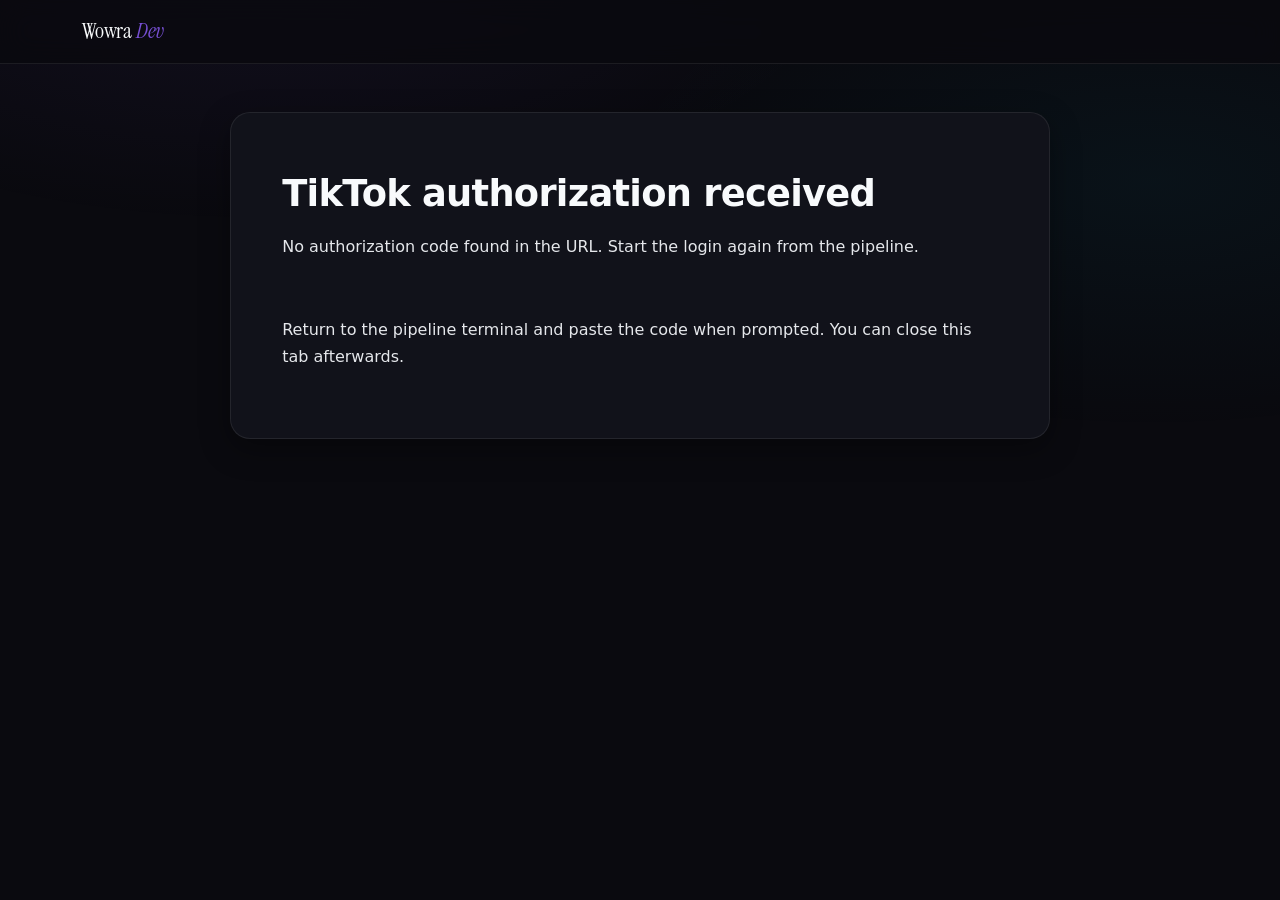
<file: corgi-pipeline/callback.html>
<!DOCTYPE html>
<html lang="en">
<head>
    <meta charset="UTF-8">
    <meta name="viewport" content="width=device-width, initial-scale=1.0">
    <title>Corgi Pipeline — Authorization | Wowra Dev</title>
    <meta name="description" content="OAuth callback for the Corgi Pipeline TikTok publishing tool">
    <meta name="robots" content="noindex">
    <link rel="preconnect" href="https://fonts.googleapis.com">
    <link rel="preconnect" href="https://fonts.gstatic.com" crossorigin>
    <link rel="stylesheet" href="../styles.css">
</head>
<body>
    <div class="bg-grid" aria-hidden="true"></div>

    <header class="nav scrolled" id="nav">
        <div class="nav-inner">
            <a href="../" class="brand" aria-label="Wowra Dev home">
                Wowra <em>Dev</em>
            </a>
        </div>
    </header>

    <main class="legal-wrap container">
        <article class="legal">
            <h1>TikTok authorization received</h1>
            <p id="status">Reading authorization response…</p>
            <p><code id="code-box" style="display:block; padding:12px; word-break:break-all; user-select:all;"></code></p>
            <p><button id="copy-btn" class="nav-cta" style="display:none; border:0; cursor:pointer;">Copy code</button></p>
            <p>Return to the pipeline terminal and paste the code when prompted. You can close this tab afterwards.</p>
        </article>
    </main>

    <script>
        (function () {
            var params = new URLSearchParams(window.location.search);
            var code = params.get("code");
            var error = params.get("error");
            var status = document.getElementById("status");
            var box = document.getElementById("code-box");
            var btn = document.getElementById("copy-btn");
            if (error) {
                status.textContent = "Authorization failed: " + error + " — " + (params.get("error_description") || "no description");
            } else if (code) {
                status.textContent = "Success! Your authorization code:";
                box.textContent = code;
                btn.style.display = "inline-flex";
                btn.addEventListener("click", function () {
                    navigator.clipboard.writeText(code).then(function () {
                        btn.textContent = "Copied ✓";
                    });
                });
            } else {
                status.textContent = "No authorization code found in the URL. Start the login again from the pipeline.";
            }
        })();
    </script>
</body>
</html>
</file>
<file: styles.css>
/* =============================================================
   Wowra Dev — Editorial Design System
   ============================================================= */

@import url('https://fonts.googleapis.com/css2?family=Instrument+Serif:ital@0;1&display=swap');

/* ---------- Design tokens ---------- */
:root {
    /* Surface scale */
    --bg: #0a0a0f;
    --bg-elev: #0e0f17;
    --surface: #11121a;
    --surface-2: #161823;
    --border: rgba(255, 255, 255, 0.08);
    --border-strong: rgba(255, 255, 255, 0.14);

    /* Text scale */
    --text: #e5e7eb;
    --text-strong: #f8fafc;
    --text-muted: #94a3b8;
    --text-dim: #64748b;

    /* Accent */
    --accent: #8b5cf6;
    --accent-2: #06b6d4;
    --accent-grad: linear-gradient(135deg, #8b5cf6 0%, #06b6d4 100%);
    --accent-grad-soft: linear-gradient(135deg, rgba(139, 92, 246, 0.18), rgba(6, 182, 212, 0.18));
    --accent-glow: 0 0 40px rgba(139, 92, 246, 0.35);

    /* Spacing */
    --space-1: 0.25rem;
    --space-2: 0.5rem;
    --space-3: 0.75rem;
    --space-4: 1rem;
    --space-5: 1.5rem;
    --space-6: 2rem;
    --space-7: 3rem;
    --space-8: 4rem;
    --space-9: 6rem;

    /* Radius */
    --radius-sm: 8px;
    --radius: 14px;
    --radius-lg: 20px;
    --radius-pill: 999px;

    /* Shadow */
    --shadow-sm: 0 2px 6px rgba(0, 0, 0, 0.25);
    --shadow: 0 10px 30px rgba(0, 0, 0, 0.35);
    --shadow-lg: 0 30px 60px rgba(0, 0, 0, 0.45);

    /* Typography */
    --font-sans: ui-sans-serif, system-ui, -apple-system, "Segoe UI", Roboto,
        "Helvetica Neue", Arial, sans-serif;
    --font-serif: "Instrument Serif", "Iowan Old Style", "Palatino Linotype",
        Palatino, Georgia, "Times New Roman", serif;
    --font-mono: ui-monospace, SFMono-Regular, "JetBrains Mono", Menlo, Consolas, monospace;

    /* Layout */
    --container: 1180px;
    --nav-h: 64px;
}

/* ---------- Reset ---------- */
*,
*::before,
*::after {
    box-sizing: border-box;
    margin: 0;
    padding: 0;
}

html {
    scroll-behavior: smooth;
}

body {
    font-family: var(--font-sans);
    background: var(--bg);
    color: var(--text);
    line-height: 1.65;
    -webkit-font-smoothing: antialiased;
    -moz-osx-font-smoothing: grayscale;
    text-rendering: optimizeLegibility;
    overflow-x: hidden;
    min-height: 100vh;
}

img,
svg {
    display: block;
    max-width: 100%;
}

a {
    color: inherit;
    text-decoration: none;
}

button {
    font-family: inherit;
    cursor: pointer;
    border: none;
    background: none;
    color: inherit;
}

::selection {
    background: rgba(139, 92, 246, 0.35);
    color: var(--text-strong);
}

/* ---------- Decorative background ---------- */
.bg-grid {
    position: fixed;
    inset: 0;
    z-index: -2;
    background:
        radial-gradient(ellipse 70% 50% at 20% -10%, rgba(139, 92, 246, 0.08), transparent 70%),
        radial-gradient(ellipse 60% 40% at 90% 20%, rgba(6, 182, 212, 0.05), transparent 70%);
    pointer-events: none;
}

/* ---------- Layout ---------- */
.container {
    width: 100%;
    max-width: var(--container);
    margin: 0 auto;
    padding: 0 var(--space-6);
}

.section {
    padding: var(--space-9) 0;
    position: relative;
}

.section-head {
    display: grid;
    grid-template-columns: 1.1fr 1fr;
    gap: var(--space-7);
    align-items: end;
    margin-bottom: var(--space-8);
}

.section-head--center {
    grid-template-columns: 1fr;
    max-width: 720px;
    margin-left: auto;
    margin-right: auto;
    text-align: center;
}

.section-label {
    display: inline-flex;
    align-items: center;
    gap: var(--space-3);
    font-family: var(--font-mono);
    font-size: 0.78rem;
    font-weight: 500;
    letter-spacing: 0.14em;
    text-transform: uppercase;
    color: var(--text-muted);
    margin-bottom: var(--space-4);
}

.section-label::before {
    content: "";
    width: 28px;
    height: 1px;
    background: currentColor;
    opacity: 0.6;
}

.section-label .num {
    color: var(--text-strong);
}

.section h2 {
    font-family: var(--font-serif);
    font-size: clamp(2.2rem, 4.5vw, 3.4rem);
    line-height: 1.05;
    color: var(--text-strong);
    font-weight: 400;
    letter-spacing: -0.015em;
}

.section h2 em {
    font-style: italic;
    color: var(--text);
}

.section-head p {
    color: var(--text-muted);
    font-size: 1.05rem;
    line-height: 1.7;
    max-width: 46ch;
}

.section-head--center p {
    margin-left: auto;
    margin-right: auto;
    margin-top: var(--space-3);
}

/* ---------- Navigation ---------- */
.nav {
    position: fixed;
    top: 0;
    left: 0;
    right: 0;
    z-index: 50;
    height: var(--nav-h);
    display: flex;
    align-items: center;
    background: rgba(10, 10, 15, 0.6);
    border-bottom: 1px solid transparent;
    backdrop-filter: blur(14px) saturate(140%);
    -webkit-backdrop-filter: blur(14px) saturate(140%);
    transition: border-color 0.25s ease, background-color 0.25s ease;
}

.nav.scrolled {
    background: rgba(10, 10, 15, 0.85);
    border-bottom-color: var(--border);
}

.nav-inner {
    width: 100%;
    max-width: var(--container);
    margin: 0 auto;
    padding: 0 var(--space-6);
    display: flex;
    align-items: center;
    justify-content: space-between;
    gap: var(--space-5);
}

.brand {
    display: inline-flex;
    align-items: baseline;
    gap: 4px;
    font-family: var(--font-serif);
    font-size: 1.35rem;
    font-weight: 400;
    color: var(--text-strong);
    letter-spacing: -0.01em;
    line-height: 1;
}

.brand em {
    font-style: italic;
    color: var(--accent);
    opacity: 0.85;
}

.nav-links {
    display: flex;
    align-items: center;
    gap: var(--space-2);
    list-style: none;
}

.nav-links a {
    display: inline-block;
    padding: 8px 14px;
    border-radius: var(--radius-sm);
    color: var(--text-muted);
    font-size: 0.92rem;
    font-weight: 500;
    transition: color 0.2s ease, background-color 0.2s ease;
}

.nav-links a:hover,
.nav-links a.active {
    color: var(--text-strong);
    background: rgba(255, 255, 255, 0.04);
}

.nav-cta {
    display: inline-flex;
    align-items: center;
    gap: 8px;
    padding: 9px 16px;
    background: var(--text-strong);
    color: var(--bg);
    border-radius: var(--radius-sm);
    font-weight: 600;
    font-size: 0.9rem;
    transition: transform 0.2s ease, box-shadow 0.2s ease;
}

.nav-cta:hover {
    transform: translateY(-1px);
    box-shadow: 0 8px 20px rgba(255, 255, 255, 0.15);
}

.nav-toggle {
    display: none;
    width: 40px;
    height: 40px;
    border-radius: 8px;
    color: var(--text-strong);
    align-items: center;
    justify-content: center;
}

.nav-toggle:hover {
    background: rgba(255, 255, 255, 0.05);
}

/* ---------- Hero ---------- */
.hero {
    padding-top: calc(var(--nav-h) + var(--space-9));
    padding-bottom: var(--space-9);
    position: relative;
}

.hero-meta {
    display: flex;
    align-items: center;
    gap: var(--space-3);
    font-family: var(--font-mono);
    font-size: 0.78rem;
    letter-spacing: 0.14em;
    text-transform: uppercase;
    color: var(--text-muted);
    margin-bottom: var(--space-6);
}

.hero-meta::before {
    content: "";
    width: 28px;
    height: 1px;
    background: currentColor;
    opacity: 0.6;
}

.hero-meta .sep {
    opacity: 0.4;
}

.hero h1 {
    font-family: var(--font-serif);
    font-size: clamp(2.8rem, 8vw, 5.6rem);
    line-height: 1;
    letter-spacing: -0.02em;
    color: var(--text-strong);
    font-weight: 400;
    max-width: 16ch;
}

.hero h1 em {
    font-style: italic;
    color: var(--accent);
    opacity: 0.9;
}

.hero-sub {
    margin: var(--space-6) 0 0;
    color: var(--text-muted);
    font-size: clamp(1.05rem, 1.6vw, 1.22rem);
    max-width: 56ch;
    line-height: 1.65;
}

.hero-cta {
    display: flex;
    gap: var(--space-4);
    flex-wrap: wrap;
    margin-top: var(--space-7);
    align-items: center;
}

.btn {
    display: inline-flex;
    align-items: center;
    gap: 8px;
    padding: 13px 22px;
    border-radius: 10px;
    font-size: 0.95rem;
    font-weight: 600;
    transition: transform 0.2s ease, box-shadow 0.2s ease, background-color 0.2s ease;
    white-space: nowrap;
}

.btn-primary {
    background: var(--text-strong);
    color: var(--bg);
}

.btn-primary:hover {
    transform: translateY(-2px);
    box-shadow: 0 14px 30px rgba(255, 255, 255, 0.15);
}

.btn-ghost {
    background: rgba(255, 255, 255, 0.04);
    color: var(--text-strong);
    border: 1px solid var(--border-strong);
}

.btn-ghost:hover {
    background: rgba(255, 255, 255, 0.08);
    transform: translateY(-2px);
}

.btn-icon {
    width: 16px;
    height: 16px;
    transition: transform 0.2s ease;
}

.btn:hover .btn-icon {
    transform: translateX(3px);
}

/* Hero stats */
.hero-stats {
    display: grid;
    grid-template-columns: repeat(3, 1fr);
    gap: 0;
    margin: var(--space-8) 0 0;
    border-top: 1px solid var(--border);
    border-bottom: 1px solid var(--border);
}

.hero-stat {
    padding: var(--space-5) var(--space-4);
    border-right: 1px solid var(--border);
}

.hero-stat:last-child {
    border-right: 0;
}

.hero-stat .n {
    display: block;
    font-family: var(--font-serif);
    font-size: clamp(2rem, 4vw, 2.8rem);
    font-weight: 400;
    color: var(--text-strong);
    letter-spacing: -0.02em;
    font-variant-numeric: tabular-nums;
    line-height: 1;
}

.hero-stat .l {
    display: block;
    margin-top: var(--space-2);
    color: var(--text-muted);
    font-family: var(--font-mono);
    font-size: 0.72rem;
    letter-spacing: 0.12em;
    text-transform: uppercase;
}

/* ---------- Services ---------- */
.services-grid {
    display: grid;
    grid-template-columns: repeat(auto-fit, minmax(260px, 1fr));
    gap: var(--space-5);
}

.card {
    position: relative;
    padding: var(--space-6);
    background: var(--surface);
    border: 1px solid var(--border);
    border-radius: var(--radius);
    transition: transform 0.3s ease, border-color 0.3s ease, background-color 0.3s ease;
    overflow: hidden;
}

.card::before {
    content: "";
    position: absolute;
    inset: 0;
    background: var(--accent-grad-soft);
    opacity: 0;
    transition: opacity 0.3s ease;
    pointer-events: none;
}

.card:hover {
    transform: translateY(-4px);
    border-color: var(--border-strong);
}

.card:hover::before {
    opacity: 1;
}

.card > * {
    position: relative;
}

.card-icon {
    width: 44px;
    height: 44px;
    border-radius: 10px;
    background: rgba(139, 92, 246, 0.12);
    border: 1px solid rgba(139, 92, 246, 0.25);
    display: grid;
    place-items: center;
    color: #c4b5fd;
    margin-bottom: var(--space-4);
}

.card-icon svg {
    width: 22px;
    height: 22px;
}

.card h3 {
    color: var(--text-strong);
    font-size: 1.12rem;
    font-weight: 600;
    margin-bottom: var(--space-2);
    letter-spacing: -0.01em;
}

.card p {
    color: var(--text-muted);
    font-size: 0.95rem;
    line-height: 1.6;
}

/* ---------- Tech stack ---------- */
.tech-strip {
    display: flex;
    flex-wrap: wrap;
    gap: var(--space-2) var(--space-3);
    justify-content: center;
    max-width: 880px;
    margin: 0 auto;
}

.badge {
    display: inline-flex;
    align-items: center;
    gap: 8px;
    padding: 9px 16px;
    background: var(--surface);
    border: 1px solid var(--border);
    border-radius: var(--radius-pill);
    color: var(--text);
    font-size: 0.9rem;
    font-weight: 500;
    transition: transform 0.2s ease, border-color 0.2s ease, background-color 0.2s ease;
}

.badge:hover {
    transform: translateY(-2px);
    border-color: var(--border-strong);
    background: var(--surface-2);
}

.badge .badge-dot {
    width: 6px;
    height: 6px;
    border-radius: 50%;
    background: var(--accent);
}

/* ---------- Process timeline ---------- */
.process-grid {
    display: grid;
    grid-template-columns: repeat(auto-fit, minmax(220px, 1fr));
    gap: var(--space-5);
    counter-reset: step;
}

.step {
    position: relative;
    padding: var(--space-6);
    background: var(--surface);
    border: 1px solid var(--border);
    border-radius: var(--radius);
    transition: transform 0.3s ease, border-color 0.3s ease;
}

.step:hover {
    transform: translateY(-3px);
    border-color: var(--border-strong);
}

.step::before {
    counter-increment: step;
    content: "0" counter(step);
    display: block;
    font-family: var(--font-mono);
    font-size: 0.8rem;
    color: var(--accent);
    margin-bottom: var(--space-3);
    letter-spacing: 0.1em;
}

.step h3 {
    color: var(--text-strong);
    font-size: 1.1rem;
    font-weight: 600;
    margin-bottom: var(--space-2);
}

.step p {
    color: var(--text-muted);
    font-size: 0.93rem;
    line-height: 1.6;
}

/* ---------- Contact ---------- */
.contact-grid {
    display: grid;
    grid-template-columns: repeat(auto-fit, minmax(240px, 1fr));
    gap: var(--space-4);
    max-width: 980px;
    margin: 0 auto;
}

.contact-card {
    display: flex;
    align-items: center;
    gap: var(--space-4);
    padding: var(--space-5);
    background: var(--surface);
    border: 1px solid var(--border);
    border-radius: var(--radius);
    transition: transform 0.2s ease, border-color 0.2s ease;
}

.contact-card:hover {
    transform: translateY(-3px);
    border-color: var(--border-strong);
}

.contact-card-icon {
    width: 44px;
    height: 44px;
    flex-shrink: 0;
    border-radius: 10px;
    background: rgba(139, 92, 246, 0.12);
    border: 1px solid rgba(139, 92, 246, 0.25);
    display: grid;
    place-items: center;
    color: #c4b5fd;
}

.contact-card-icon svg {
    width: 20px;
    height: 20px;
}

.contact-card h4 {
    color: var(--text-strong);
    font-size: 0.85rem;
    font-weight: 500;
    text-transform: uppercase;
    letter-spacing: 0.06em;
    margin-bottom: 2px;
}

.contact-card a,
.contact-card p {
    color: var(--text);
    font-size: 0.98rem;
    font-weight: 500;
}

.contact-card a:hover {
    color: var(--accent-2);
}

/* ---------- Footer ---------- */
.footer {
    margin-top: var(--space-9);
    border-top: 1px solid var(--border);
    padding: var(--space-7) 0 var(--space-6);
}

.footer-grid {
    display: grid;
    grid-template-columns: 1.4fr 1fr 1fr;
    gap: var(--space-6);
    margin-bottom: var(--space-7);
}

.footer-brand .brand {
    margin-bottom: var(--space-3);
}

.footer-brand p {
    color: var(--text-muted);
    font-size: 0.92rem;
    max-width: 320px;
}

.footer-col h5 {
    color: var(--text-strong);
    font-size: 0.78rem;
    font-weight: 600;
    text-transform: uppercase;
    letter-spacing: 0.08em;
    margin-bottom: var(--space-4);
}

.footer-col ul {
    list-style: none;
    display: flex;
    flex-direction: column;
    gap: var(--space-3);
}

.footer-col a {
    color: var(--text-muted);
    font-size: 0.92rem;
    transition: color 0.2s ease;
}

.footer-col a:hover {
    color: var(--text-strong);
}

.footer-bottom {
    padding-top: var(--space-5);
    border-top: 1px solid var(--border);
    display: flex;
    justify-content: space-between;
    align-items: center;
    flex-wrap: wrap;
    gap: var(--space-3);
    color: var(--text-dim);
    font-size: 0.85rem;
}

/* ---------- Reveal animations ---------- */
.reveal {
    opacity: 0;
    transform: translateY(24px);
    transition: opacity 0.7s ease, transform 0.7s cubic-bezier(0.22, 1, 0.36, 1);
    will-change: opacity, transform;
}

.reveal.is-visible {
    opacity: 1;
    transform: none;
}

.reveal-delay-1 { transition-delay: 0.08s; }
.reveal-delay-2 { transition-delay: 0.16s; }
.reveal-delay-3 { transition-delay: 0.24s; }
.reveal-delay-4 { transition-delay: 0.32s; }
.reveal-delay-5 { transition-delay: 0.4s; }

/* ---------- Responsive ---------- */
@media (max-width: 900px) {
    .section-head {
        grid-template-columns: 1fr;
        gap: var(--space-4);
        align-items: start;
    }

    .footer-grid {
        grid-template-columns: 1fr 1fr;
    }

    .footer-brand {
        grid-column: 1 / -1;
    }
}

@media (max-width: 760px) {
    .nav-links,
    .nav-cta {
        display: none;
    }

    .nav-toggle {
        display: inline-flex;
    }

    .nav-links.open {
        display: flex;
        position: absolute;
        top: var(--nav-h);
        left: var(--space-5);
        right: var(--space-5);
        flex-direction: column;
        align-items: stretch;
        padding: var(--space-3);
        background: var(--bg-elev);
        border: 1px solid var(--border);
        border-radius: var(--radius);
        box-shadow: var(--shadow);
    }

    .nav-links.open a {
        padding: var(--space-3) var(--space-4);
    }

    .section {
        padding: var(--space-8) 0;
    }

    .hero-stats {
        grid-template-columns: 1fr;
    }

    .footer-grid {
        grid-template-columns: 1fr;
    }

    .footer-bottom {
        justify-content: center;
        text-align: center;
    }
}

@media (max-width: 480px) {
    .container {
        padding: 0 var(--space-4);
    }

    .nav-inner {
        padding: 0 var(--space-4);
    }

    .btn {
        padding: 12px 18px;
        font-size: 0.92rem;
    }
}

/* ---------- Reduced motion ---------- */
@media (prefers-reduced-motion: reduce) {
    *,
    *::before,
    *::after {
        animation-duration: 0.001ms !important;
        animation-iteration-count: 1 !important;
        transition-duration: 0.001ms !important;
        scroll-behavior: auto !important;
    }

    .reveal {
        opacity: 1;
        transform: none;
    }
}

/* =============================================================
   Legal / Privacy Policy page
   ============================================================= */
.legal-wrap {
    padding-top: calc(var(--nav-h) + var(--space-7));
    padding-bottom: var(--space-8);
}

.legal {
    max-width: 820px;
    margin: 0 auto;
    background: var(--surface);
    padding: clamp(var(--space-6), 4vw, var(--space-8));
    border-radius: var(--radius-lg);
    border: 1px solid var(--border);
    box-shadow: var(--shadow);
}

.back-link {
    display: inline-flex;
    align-items: center;
    gap: 6px;
    margin-bottom: var(--space-5);
    color: var(--text-muted);
    font-size: 0.92rem;
    transition: color 0.2s ease;
}

.back-link:hover {
    color: var(--accent-2);
}

.legal h1 {
    font-size: clamp(1.8rem, 4vw, 2.3rem);
    color: var(--text-strong);
    letter-spacing: -0.02em;
    margin-bottom: var(--space-2);
    font-weight: 700;
}

.policy-meta {
    color: var(--text-muted);
    font-size: 0.92rem;
    margin-bottom: var(--space-6);
}

.policy-meta span {
    display: block;
}

.legal h2 {
    color: var(--text-strong);
    font-size: 1.35rem;
    font-weight: 600;
    margin: var(--space-7) 0 var(--space-4);
    padding-bottom: var(--space-2);
    border-bottom: 1px solid var(--border);
    letter-spacing: -0.01em;
}

.legal h3 {
    color: var(--text-strong);
    font-size: 1.05rem;
    font-weight: 600;
    margin: var(--space-5) 0 var(--space-3);
}

.legal p {
    color: var(--text);
    margin-bottom: var(--space-4);
    line-height: 1.7;
}

.legal ul {
    margin: 0 0 var(--space-4) var(--space-5);
    color: var(--text);
}

.legal li {
    margin-bottom: var(--space-2);
    line-height: 1.7;
}

.legal strong {
    color: var(--text-strong);
}

.legal a {
    color: var(--accent-2);
    word-break: break-word;
}

.legal a:hover {
    text-decoration: underline;
}
</file>
